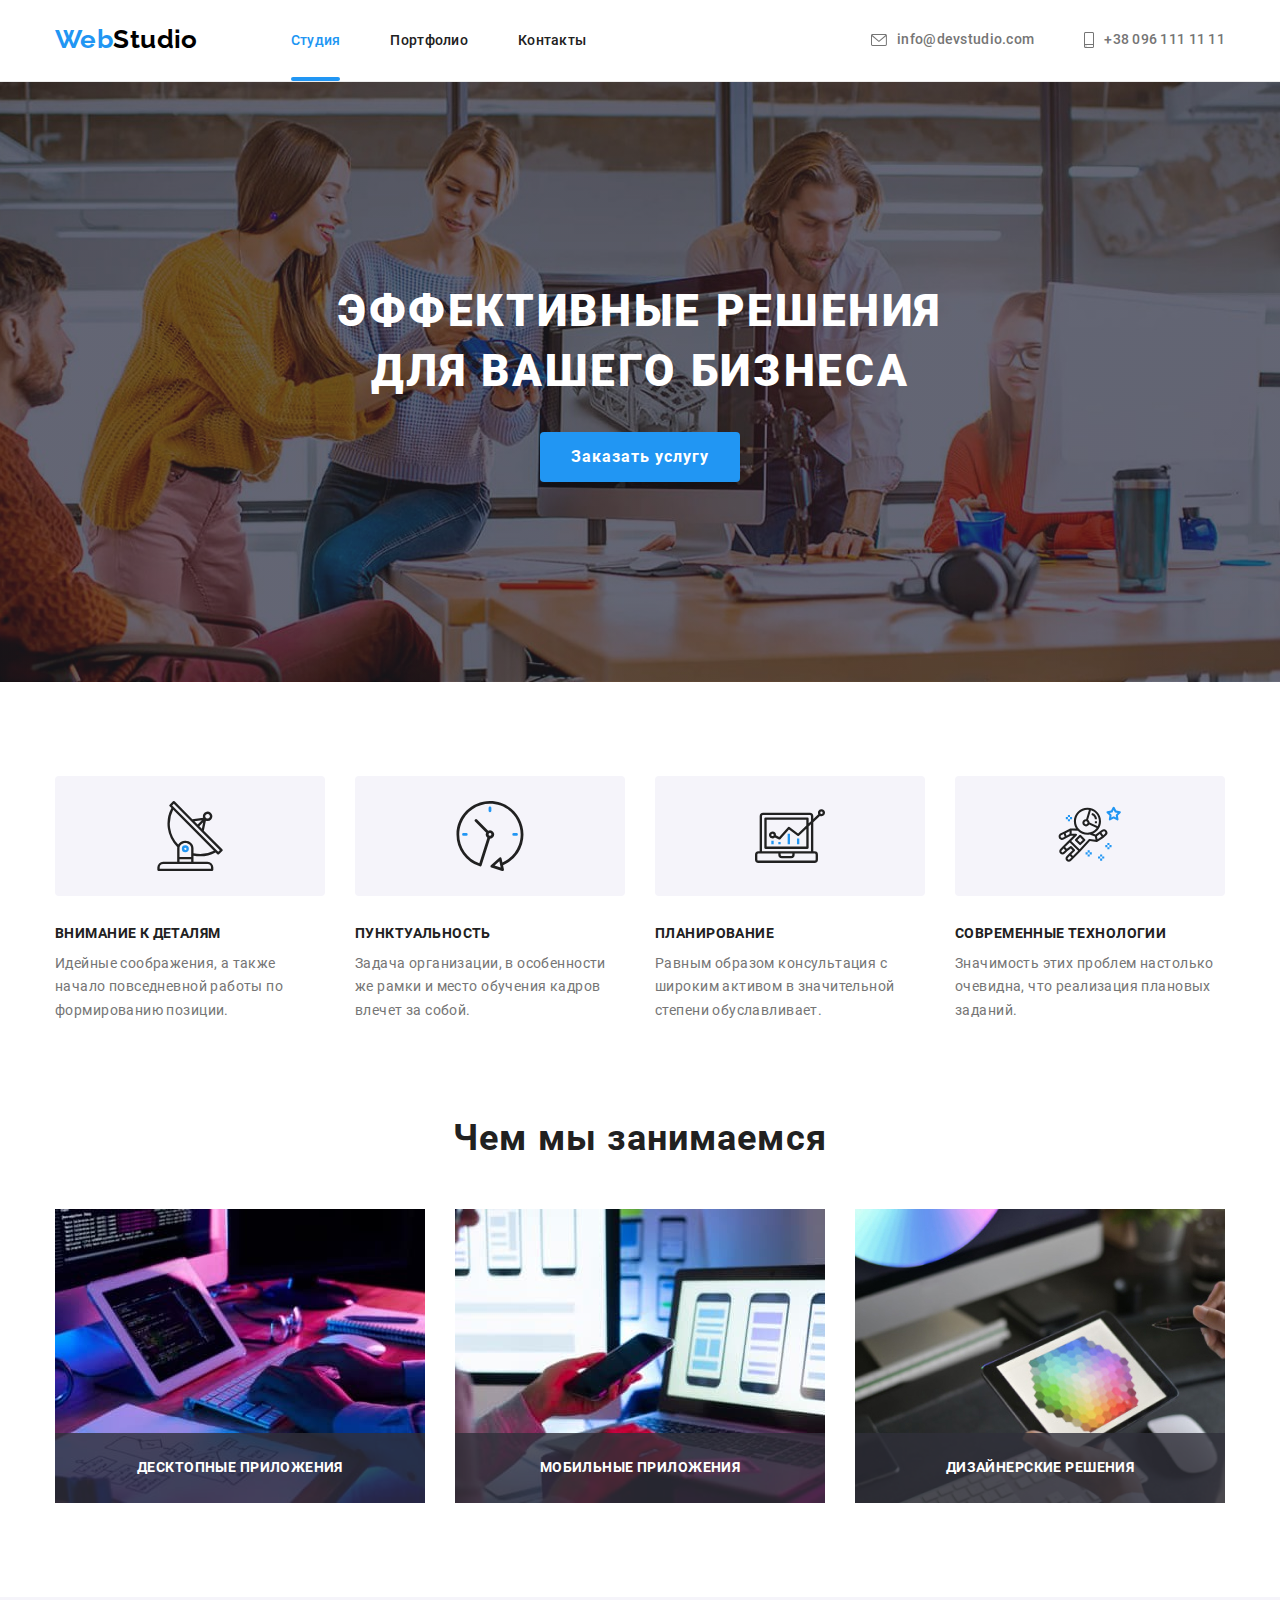
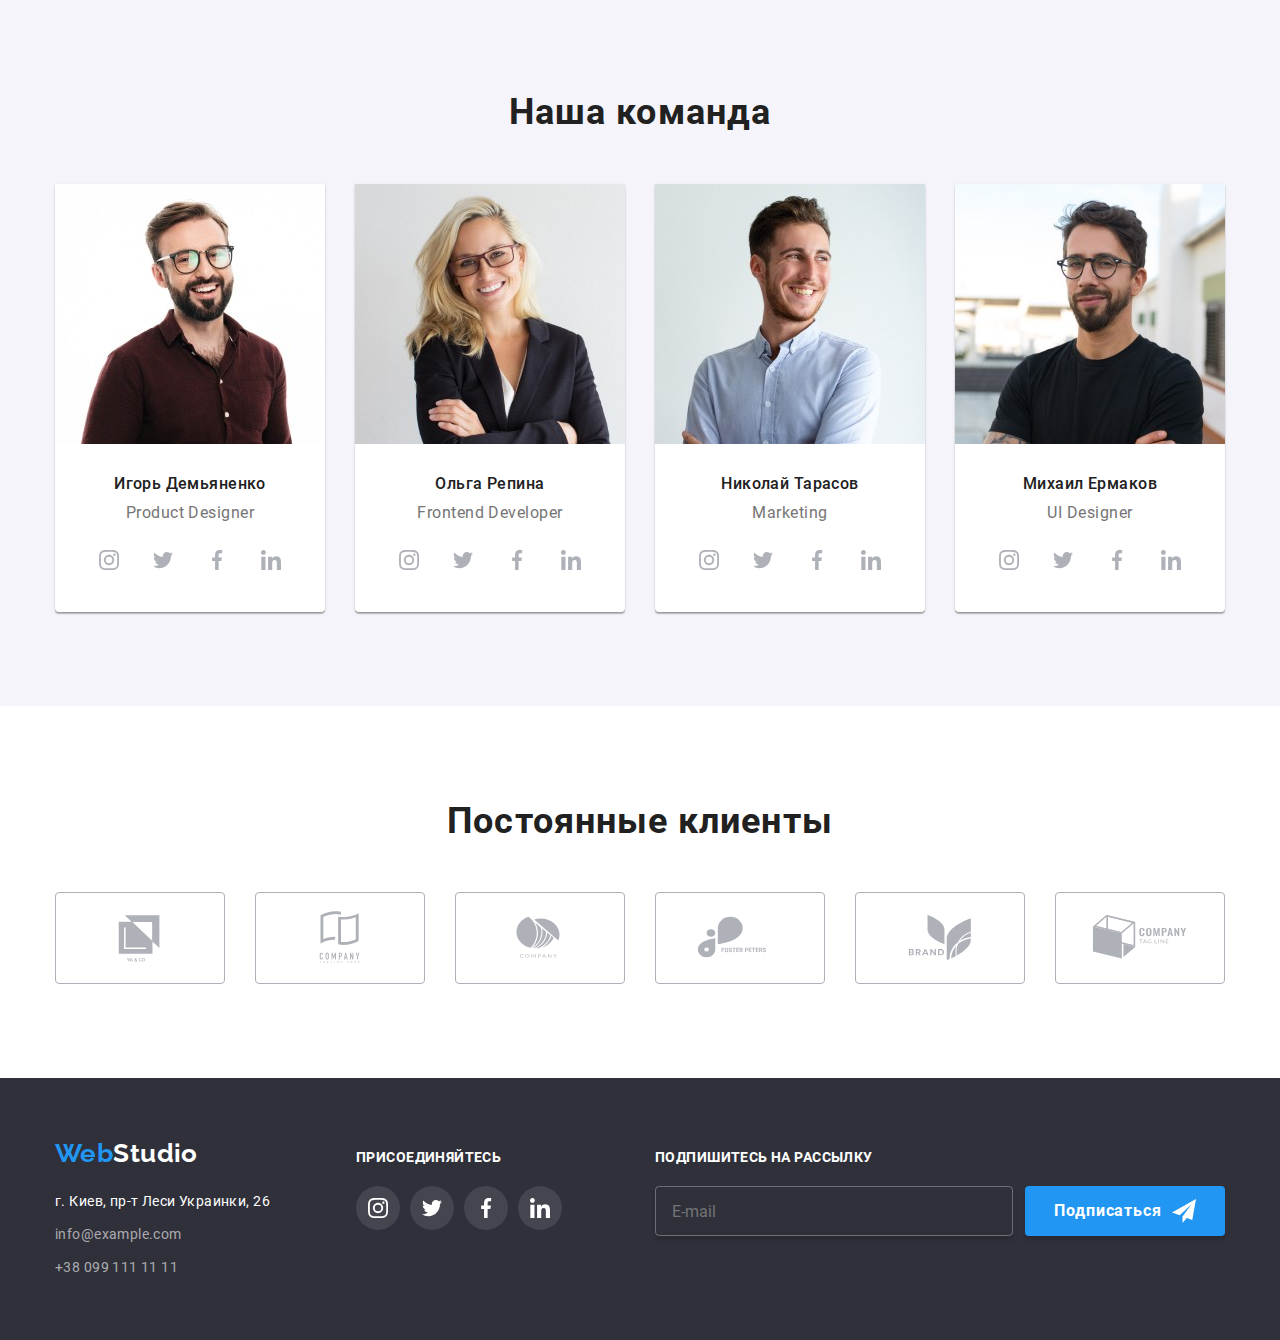
<file: index.html>
<!DOCTYPE html>
<html lang="ru">
  <head>
    <meta charset="UTF-8" />
    <meta http-equiv="X-UA-Compatible" content="IE=edge" />
    <meta name="viewport" content="width=device-width, initial-scale=1.0" />
    <title>Web studio</title>
    <meta
      name="Web studio"
      content="Веб студия специализирующаяся на создании сайтов"
    />
    <!-- <link rel="preconnect" href="https://fonts.googleapis.com" />
    <link rel="preconnect" href="https://fonts.gstatic.com" crossorigin />
    <link
      href="https://fonts.googleapis.com/css2?family=Raleway:wght@700&family=Roboto:wght@400;500;700;900&display=swap"
      rel="stylesheet"
    /> -->
    <!-- <link
      rel="stylesheet"
      href="https://cdnjs.cloudflare.com/ajax/libs/modern-normalize/1.1.0/modern-normalize.min.css"
    /> -->
    <link rel="stylesheet" href="./css/main.min.css" />
    <!-- <link rel="stylesheet" href="./css/styles.css" /> -->
  </head>
  <body data-open>
    <!--Head with navigation-->
    <header class="header">
      <div class="container header__container">
        <a class="logo logo--height link" href="./index.html"
          ><span class="logo__text">Web</span
          ><span class="logo__text logo__text--black">Studio</span></a
        >
        <nav class="nav">
          <ul class="nav__list nav__list--left list">
            <li class="nav__item nav__item--right">
              <a class="nav__link nav__link--current link" href="./index.html"
                >Студия</a
              >
            </li>
            <li class="nav__item nav__item--right">
              <a class="nav__link link" href="./portfolio.html">Портфолио</a>
            </li>
            <li class="nav__item nav__item--right">
              <a class="nav__link link" href="#contacts">Контакты</a>
            </li>
          </ul>
        </nav>
        <ul class="contacts contacts--left list">
          <li class="contact contact--right">
            <a class="contact__link link" href="mailto:info@devstudio.com">
              <svg class="contact__icon" width="16" height="12">
                <use href="./images/sprite/icons.svg#icon-envelope"></use>
              </svg>
              info@devstudio.com</a
            >
          </li>
          <li class="contact contact--right">
            <a class="contact__link link" href="tel:380961111111">
              <svg class="contact__icon" width="10" height="16">
                <use href="./images/sprite/icons.svg#icon-smartphone"></use>
              </svg>
              +38 096 111 11 11</a
            >
          </li>
        </ul>
        <div class="menu-container" id="menu-container" data-menu>
          <nav class="menu-container__nav">
            <ul class="menu-container__list menu-container__list--left list">
              <li class="menu-container__item menu-container__item--margin">
                <a
                  class="menu-container__link menu-container__link--current link"
                  href="./index.html"
                  >Студия</a
                >
              </li>
              <li class="menu-container__item menu-container__item--margin">
                <a class="menu-container__link link" href="./portfolio.html"
                  >Портфолио</a
                >
              </li>
              <li class="menu-container__item menu-container__item--margin">
                <a class="menu-container__link link" href="#contacts"
                  >Контакты</a
                >
              </li>
            </ul>
          </nav>
          <ul
            class="menu-container__contacts menu-container__contacts--margin list"
          >
            <li class="menu-container__contact menu-container__contact--margin">
              <a
                class="menu-container__contact-link link"
                href="mailto:info@devstudio.com"
              >
                info@devstudio.com</a
              >
            </li>
            <li class="menu-container__contact menu-container__contact--margin">
              <a
                class="menu-container__contact-link menu-container__contact-link--grey link"
                href="tel:380961111111"
              >
                +38 096 111 11 11</a
              >
            </li>
          </ul>
          <ul class="menu-container__contact-list list">
            <li
              class="menu-container__contact-item menu-container__item--margin"
            >
              <a class="menu-container__social-link link" href="">Twitter</a>
            </li>
            <li
              class="menu-container__contact-item menu-container__item--margin"
            >
              <a class="menu-container__social-link link" href="">Instagram</a>
            </li>
            <li
              class="menu-container__contact-item menu-container__item--margin"
            >
              <a class="menu-container__social-link link" href="">Facebook</a>
            </li>
            <li
              class="menu-container__contact-item menu-container__item--margin"
            >
              <a class="menu-container__social-link link" href="">LinkedIn</a>
            </li>
          </ul>
        </div>
        <button
          class="menu-btn"
          type="button"
          aria-expanded="false"
          aria-controls="menu-container"
          data-menu-button
        >
          <svg
            width="40"
            height="40"
            aria-label="Переключатель мобильного меню"
          >
            <use
              class="menu__close-icon"
              href="./images/sprite/icons.svg#close_mobile"
            ></use>
            <use
              class="menu__menu-icon"
              href="./images/sprite/icons.svg#menu_mobile"
            ></use>
          </svg>
        </button>
      </div>
    </header>

    <!--Main content-->
    <main>
      <!--Hero section-->
      <section class="hero">
        <div class="container">
          <h1 class="hero__heading">Эффективные решения для вашего бизнеса</h1>
          <button class="button" type="button" data-modal-open>
            Заказать услугу
          </button>
        </div>
      </section>

      <!--Benefits-->
      <section class="benefits section">
        <div class="container">
          <h2 class="benefits__title">Наши преимущества</h2>
          <ul class="benefits__list list">
            <li class="benefits__item benefits__item--left">
              <div class="benefits__thumb">
                <svg class="benefits__icon" width="70" height="70">
                  <use href="./images/sprite/icons.svg#icon-antenna"></use>
                </svg>
              </div>
              <h3 class="benefits__heading">Внимание к деталям</h3>
              <p class="benefits__text">
                Идейные соображения, а также начало повседневной работы по
                формированию позиции.
              </p>
            </li>
            <li class="benefits__item benefits__item--left">
              <div class="benefits__thumb">
                <svg class="benefits__icon" width="70" height="70">
                  <use href="./images/sprite/icons.svg#icon-clock"></use>
                </svg>
              </div>
              <h3 class="benefits__heading">Пунктуальность</h3>
              <p class="benefits__text">
                Задача организации, в особенности же рамки и место обучения
                кадров влечет за собой.
              </p>
            </li>
            <li class="benefits__item benefits__item--left">
              <div class="benefits__thumb">
                <svg class="benefits__icon" width="70" height="70">
                  <use href="./images/sprite/icons.svg#icon-diagram"></use>
                </svg>
              </div>
              <h3 class="benefits__heading">Планирование</h3>
              <p class="benefits__text">
                Равным образом консультация с широким активом в значительной
                степени обуславливает.
              </p>
            </li>
            <li class="benefits__item benefits__item--left">
              <div class="benefits__thumb">
                <svg class="benefits__icon" width="70" height="70">
                  <use href="./images/sprite/icons.svg#icon-astronaut"></use>
                </svg>
              </div>
              <h3 class="benefits__heading">Современные технологии</h3>
              <p class="benefits__text">
                Значимость этих проблем настолько очевидна, что реализация
                плановых заданий.
              </p>
            </li>
          </ul>
        </div>
      </section>

      <!--Kind of activity-->
      <section class="activity section">
        <div class="container">
          <h2 class="title">Чем мы занимаемся</h2>
          <ul class="activity__list list">
            <li class="activity__item activity__item--left">
              <img
                srcset="
                  ./images/worktype/box1-370.jpg 370w,
                  ./images/worktype/box1-740.jpg 740w
                "
                src="./images/worktype/box1-370.jpg"
                sizes="370px"
                alt="Рабочий процесс 1"
                width="370"
              />
              <p class="activity__text">Десктопные приложения</p>
            </li>
            <li class="activity__item activity__item--left">
              <img
                srcset="
                  ./images/worktype/box2-370.jpg 370w,
                  ./images/worktype/box2-740.jpg 740w
                "
                src="./images/worktype/box2-370.jpg"
                sizes="370px"
                alt="Рабочий процесс 2"
                width="370"
              />
              <p class="activity__text">Мобильные приложения</p>
            </li>
            <li class="activity__item activity__item--left">
              <img
                srcset="
                  ./images/worktype/box3-370.jpg 370w,
                  ./images/worktype/box3-740.jpg 740w
                "
                src="./images/worktype/box3-370.jpg"
                sizes="370px"
                alt="Рабочий процесс 3"
                width="370"
              />
              <p class="activity__text">Дизайнерские решения</p>
            </li>
          </ul>
        </div>
      </section>

      <!--Team-->
      <section class="team-section section">
        <div class="container">
          <h2 class="title">Наша команда</h2>
          <ul class="team-section__list list">
            <li class="team-section__item team-section__item--right">
              <img
                class="team-section__photo"
                srcset="
                  ./images/team-members/member1-270.jpg 270w,
                  ./images/team-tablet/member1-354.jpg  354w,
                  ./images/team-mobile/member1-450.jpg  450w,
                  ./images/team-members/member1-540.jpg 540w,
                  ./images/team-tablet/member1-708.jpg  708w,
                  ./images/team-mobile/member1-900.jpg  900w
                "
                sizes="(min-width:1200px) 270px, (min-width:768px) 354px, (min-width: 480px) 450px"
                src="./images/team-members/member1-270.jpg"
                alt="Игорь Демьяненко"
                width="270"
              />
              <h3 class="team-section__heading">Игорь Демьяненко</h3>
              <p class="team-section__text">Product Designer</p>
              <ul class="social-list social-list--center list">
                <li class="social-list__item social-list__item--left">
                  <a class="social-list__link social-list__link--grey" href="">
                    <svg class="social-list__icon" width="20" height="20">
                      <use
                        href="./images/sprite/icons.svg#icon-instagram"
                      ></use>
                    </svg>
                  </a>
                </li>
                <li class="social-list__item social-list__item--left">
                  <a class="social-list__link social-list__link--grey" href="">
                    <svg class="social-list__icon" width="20" height="20">
                      <use href="./images/sprite/icons.svg#icon-twitter"></use>
                    </svg>
                  </a>
                </li>
                <li class="social-list__item social-list__item--left">
                  <a class="social-list__link social-list__link--grey" href="">
                    <svg class="social-list__icon" width="20px" height="20px">
                      <use href="./images/sprite/icons.svg#icon-facebook"></use>
                    </svg>
                  </a>
                </li>
                <li class="social-list__item social-list__item--left">
                  <a class="social-list__link social-list__link--grey" href="">
                    <svg class="social-list__icon" width="20" height="20">
                      <use href="./images/sprite/icons.svg#icon-linkedin"></use>
                    </svg>
                  </a>
                </li>
              </ul>
            </li>
            <li class="team-section__item team-section__item--right">
              <img
                class="team-section__photo"
                srcset="
                  ./images/team-members/member2-270.jpg 270w,
                  ./images/team-tablet/member2-354.jpg  354w,
                  ./images/team-mobile/member2-450.jpg  450w,
                  ./images/team-members/member2-540.jpg 540w,
                  ./images/team-tablet/member2-708.jpg  708w,
                  ./images/team-mobile/member2-900.jpg  900w
                "
                sizes="(min-width:1200px) 270px, (min-width:768px) 354px, (min-width: 480px) 450px"
                src="./images/team-members/member1-270.jpg"
                alt="Игорь Демьяненко"
                width="270"
              />
              <h3 class="team-section__heading">Ольга Репина</h3>
              <p class="team-section__text">Frontend Developer</p>
              <ul class="social-list social-list--center list">
                <li class="social-list__item social-list__item--left">
                  <a class="social-list__link social-list__link--grey" href="">
                    <svg class="social-list__icon" width="20" height="20">
                      <use
                        href="./images/sprite/icons.svg#icon-instagram"
                      ></use>
                    </svg>
                  </a>
                </li>
                <li class="social-list__item social-list__item--left">
                  <a class="social-list__link social-list__link--grey" href="">
                    <svg class="social-list__icon" width="20" height="20">
                      <use href="./images/sprite/icons.svg#icon-twitter"></use>
                    </svg>
                  </a>
                </li>
                <li class="social-list__item social-list__item--left">
                  <a class="social-list__link social-list__link--grey" href="">
                    <svg class="social-list__icon" width="20px" height="20px">
                      <use href="./images/sprite/icons.svg#icon-facebook"></use>
                    </svg>
                  </a>
                </li>
                <li class="social-list__item social-list__item--left">
                  <a class="social-list__link social-list__link--grey" href="">
                    <svg class="social-list__icon" width="20" height="20">
                      <use href="./images/sprite/icons.svg#icon-linkedin"></use>
                    </svg>
                  </a>
                </li>
              </ul>
            </li>
            <li class="team-section__item team-section__item--right">
              <img
                class="team-section__photo"
                srcset="
                  ./images/team-members/member3-270.jpg 270w,
                  ./images/team-tablet/member3-354.jpg  354w,
                  ./images/team-mobile/member3-450.jpg  450w,
                  ./images/team-members/member3-540.jpg 540w,
                  ./images/team-tablet/member3-708.jpg  708w,
                  ./images/team-mobile/member3-900.jpg  900w
                "
                sizes="(min-width:1200px) 270px, (min-width:768px) 354px, (min-width: 480px) 450px"
                src="./images/team-members/member1-270.jpg"
                alt="Игорь Демьяненко"
                width="270"
              />
              <h3 class="team-section__heading">Николай Тарасов</h3>
              <p class="team-section__text">Marketing</p>
              <ul class="social-list social-list--center list">
                <li class="social-list__item social-list__item--left">
                  <a class="social-list__link social-list__link--grey" href="">
                    <svg class="social-list__icon" width="20" height="20">
                      <use
                        href="./images/sprite/icons.svg#icon-instagram"
                      ></use>
                    </svg>
                  </a>
                </li>
                <li class="social-list__item social-list__item--left">
                  <a class="social-list__link social-list__link--grey" href="">
                    <svg class="social-list__icon" width="20" height="20">
                      <use href="./images/sprite/icons.svg#icon-twitter"></use>
                    </svg>
                  </a>
                </li>
                <li class="social-list__item social-list__item--left">
                  <a class="social-list__link social-list__link--grey" href="">
                    <svg class="social-list__icon" width="20px" height="20px">
                      <use href="./images/sprite/icons.svg#icon-facebook"></use>
                    </svg>
                  </a>
                </li>
                <li class="social-list__item social-list__item--left">
                  <a class="social-list__link social-list__link--grey" href="">
                    <svg class="social-list__icon" width="20" height="20">
                      <use href="./images/sprite/icons.svg#icon-linkedin"></use>
                    </svg>
                  </a>
                </li>
              </ul>
            </li>
            <li class="team-section__item team-section__item--right">
              <img
                class="team-section__photo"
                srcset="
                  ./images/team-members/member4-270.jpg 270w,
                  ./images/team-tablet/member4-354.jpg  354w,
                  ./images/team-mobile/member4-450.jpg  450w,
                  ./images/team-members/member4-540.jpg 540w,
                  ./images/team-tablet/member4-708.jpg  708w,
                  ./images/team-mobile/member4-900.jpg  900w
                "
                sizes="(min-width:1200px) 270px, (min-width:768px) 354px, (min-width: 480px) 450px"
                src="./images/team-members/member1-270.jpg"
                alt="Игорь Демьяненко"
                width="270"
              />
              <h3 class="team-section__heading">Михаил Ермаков</h3>
              <p class="team-section__text">UI Designer</p>
              <ul class="social-list social-list--center list">
                <li class="social-list__item social-list__item--left">
                  <a class="social-list__link social-list__link--grey" href="">
                    <svg class="social-list__icon" width="20" height="20">
                      <use
                        href="./images/sprite/icons.svg#icon-instagram"
                      ></use>
                    </svg>
                  </a>
                </li>
                <li class="social-list__item social-list__item--left">
                  <a class="social-list__link social-list__link--grey" href="">
                    <svg class="social-list__icon" width="20" height="20">
                      <use href="./images/sprite/icons.svg#icon-twitter"></use>
                    </svg>
                  </a>
                </li>
                <li class="social-list__item social-list__item--left">
                  <a class="social-list__link social-list__link--grey" href="">
                    <svg class="social-list__icon" width="20px" height="20px">
                      <use href="./images/sprite/icons.svg#icon-facebook"></use>
                    </svg>
                  </a>
                </li>
                <li class="social-list__item social-list__item--left">
                  <a class="social-list__link social-list__link--grey" href="">
                    <svg class="social-list__icon" width="20" height="20">
                      <use href="./images/sprite/icons.svg#icon-linkedin"></use>
                    </svg>
                  </a>
                </li>
              </ul>
            </li>
          </ul>
        </div>
      </section>

      <section class="section">
        <div class="container">
          <h2 class="title">Постоянные клиенты</h2>
          <ul class="customers-list list">
            <li class="customers-list__item customers-list__item--right">
              <a class="customers-list__link" href="./index.html"
                ><svg class="customers-list__icon" width="106" height="60">
                  <use href="./images/sprite/icons.svg#icon-logo1"></use></svg
              ></a>
            </li>
            <li class="customers-list__item customers-list__item--right">
              <a class="customers-list__link" href="./index.html"
                ><svg class="customers-list__icon" width="106" height="60">
                  <use href="./images/sprite/icons.svg#icon-logo2"></use></svg
              ></a>
            </li>
            <li class="customers-list__item customers-list__item--right">
              <a class="customers-list__link" href="./index.html"
                ><svg class="customers-list__icon" width="106" height="60">
                  <use href="./images/sprite/icons.svg#icon-logo3"></use></svg
              ></a>
            </li>
            <li class="customers-list__item customers-list__item--right">
              <a class="customers-list__link" href="./index.html"
                ><svg class="customers-list__icon" width="106" height="60">
                  <use href="./images/sprite/icons.svg#icon-logo4"></use></svg
              ></a>
            </li>
            <li class="customers-list__item customers-list__item--right">
              <a class="customers-list__link" href="./index.html"
                ><svg class="customers-list__icon" width="106" height="60">
                  <use href="./images/sprite/icons.svg#icon-logo5"></use></svg
              ></a>
            </li>
            <li class="customers-list__item customers-list__item--right">
              <a class="customers-list__link" href="./index.html"
                ><svg class="customers-list__icon" width="106" height="60">
                  <use href="./images/sprite/icons.svg#icon-logo6"></use></svg
              ></a>
            </li>
          </ul>
        </div>
      </section>

      <!--Adress-->
      <footer class="footer">
        <div class="container footer__container">
          <div class="footer__adress-container">
            <div class="adress-container">
              <a class="logo logo--bottom link" href="" target="_blank"
                ><span class="logo__text">Web</span
                ><span class="logo__text logo__text--white">Studio</span></a
              >

              <address class="adress" id="contacts">
                <ul class="adress__list list">
                  <li class="adress__item adress__item--bottom">
                    <a
                      class="adress__link adress__link--white link"
                      href="https://goo.gl/maps/BnNHAbbFomZLCkPk6"
                      target="_blank"
                      rel="noreferrer noopener"
                    >
                      г. Киев, пр-т Леси Украинки, 26</a
                    >
                  </li>
                  <li class="adress__item adress__item--bottom">
                    <a
                      class="adress__link adress__link--transp link"
                      href="mailto:info@example.com"
                      >info@example.com</a
                    >
                  </li>
                  <li class="adress__item adress__item--bottom">
                    <a
                      class="adress__link adress__link--transp link"
                      href="tel:+380991111111"
                      >+38 099 111 11 11</a
                    >
                  </li>
                </ul>
              </address>
            </div>
            <div class="encourage-box">
              <p class="encourage-box__title">Присоединяйтесь</p>
              <ul class="social-list list">
                <li class="social-list__item social-list__item--left">
                  <a class="social-list__link social-list__link--white" href="">
                    <svg class="social-list__icon" width="20" height="20">
                      <use
                        href="./images/sprite/icons.svg#icon-instagram"
                      ></use>
                    </svg>
                  </a>
                </li>
                <li class="social-list__item social-list__item--left">
                  <a class="social-list__link social-list__link--white" href="">
                    <svg class="social-list__icon" width="20" height="20">
                      <use href="./images/sprite/icons.svg#icon-twitter"></use>
                    </svg>
                  </a>
                </li>
                <li class="social-list__item social-list__item--left">
                  <a class="social-list__link social-list__link--white" href="">
                    <svg class="social-list__icon" width="20px" height="20px">
                      <use href="./images/sprite/icons.svg#icon-facebook"></use>
                    </svg>
                  </a>
                </li>
                <li class="social-list__item social-list__item--left">
                  <a class="social-list__link social-list__link--white" href="">
                    <svg class="social-list__icon" width="20" height="20">
                      <use href="./images/sprite/icons.svg#icon-linkedin"></use>
                    </svg>
                  </a>
                </li>
              </ul>
            </div>
          </div>
          <form class="subscribe-form">
            <div class="subscribe-form__thumb">
              <label class="subscribe-form__label" for="subscribe"
                >Подпишитесь на рассылку</label
              >
              <input
                class="subscribe-form__input"
                type="email"
                name="mail"
                id="subscribe"
                placeholder="E-mail"
                autocomplete="on"
              />
            </div>
            <button class="button subscribe-form__button" type="submit">
              Подписаться
              <svg class="subscribe-form__icon" width="24" height="24">
                <use href="./images/sprite/icons.svg#icon-send"></use>
              </svg>
            </button>
          </form>
        </div>
      </footer>
    </main>
    <div class="backdrop is-hidden" data-modal>
      <div class="modal">
        <form class="modal__form">
          <div
            class="modal__form-field"
            role="group"
            aria-labelledby="modal-form-label"
          >
            <p class="modal__label" id="modal-form-label">
              Оставьте свои данные, мы вам перезвоним
            </p>
            <label class="modal-cont">
              <span class="modal-cont__label">Имя</span>
              <span class="modal-cont__thumb">
                <input
                  class="modal-cont__input"
                  type="text"
                  name="enter-name"
                />
                <svg class="modal-cont__icon" width="18" height="18">
                  <use href="./images/sprite/icons.svg#icon-person-black"></use>
                </svg>
              </span>
            </label>
            <label class="modal-cont">
              <span class="modal-cont__label">Телефон</span>
              <span class="modal-cont__thumb">
                <input class="modal-cont__input" type="tel" name="enter-name" />
                <svg class="modal-cont__icon" width="18" height="18">
                  <use href="./images/sprite/icons.svg#icon-phone-black"></use>
                </svg>
              </span>
            </label>
            <label class="modal-cont">
              <span class="modal-cont__label">Почта</span>
              <span class="modal-cont__thumb">
                <input
                  class="modal-cont__input"
                  type="email"
                  name="enter-name"
                />
                <svg class="modal-cont__icon" width="18" height="18">
                  <use href="./images/sprite/icons.svg#icon-email-black"></use>
                </svg>
              </span>
            </label>
            <div class="modal-cont modal-cont--bottom">
              <label class="modal-cont__label" for="comment">Комментарий</label>
              <textarea
                class="modal-cont__textarea"
                name="comment"
                cols="30"
                rows="10"
                placeholder="Введите текст"
                id="comment"
              ></textarea>
            </div>
            <label class="modal-check">
              <input
                class="modal-check__checkbox"
                type="checkbox"
                name="agreement"
                value="agree"
              />
              <span class="modal-check__icon"></span>
              <span class="modal-check__text"
                >Соглашаюсь с рассылкой и принимаю
                <a class="modal-check__agreement" href="./index.html">
                  Условия договора</a
                ></span
              >
            </label>
            <button class="button backdrop__button" type="submit">
              Отправить
            </button>
          </div>
        </form>
        <button class="modal__close-btn" data-modal-close>
          <svg class="modal__close-icon" width="11" height="11">
            <use href="./images/sprite/icons.svg#icon-cancel"></use>
          </svg>
        </button>
      </div>
    </div>
    <script src="./modal.js"></script>
    <script src="./menu.js"></script>
  </body>
</html>
</file>
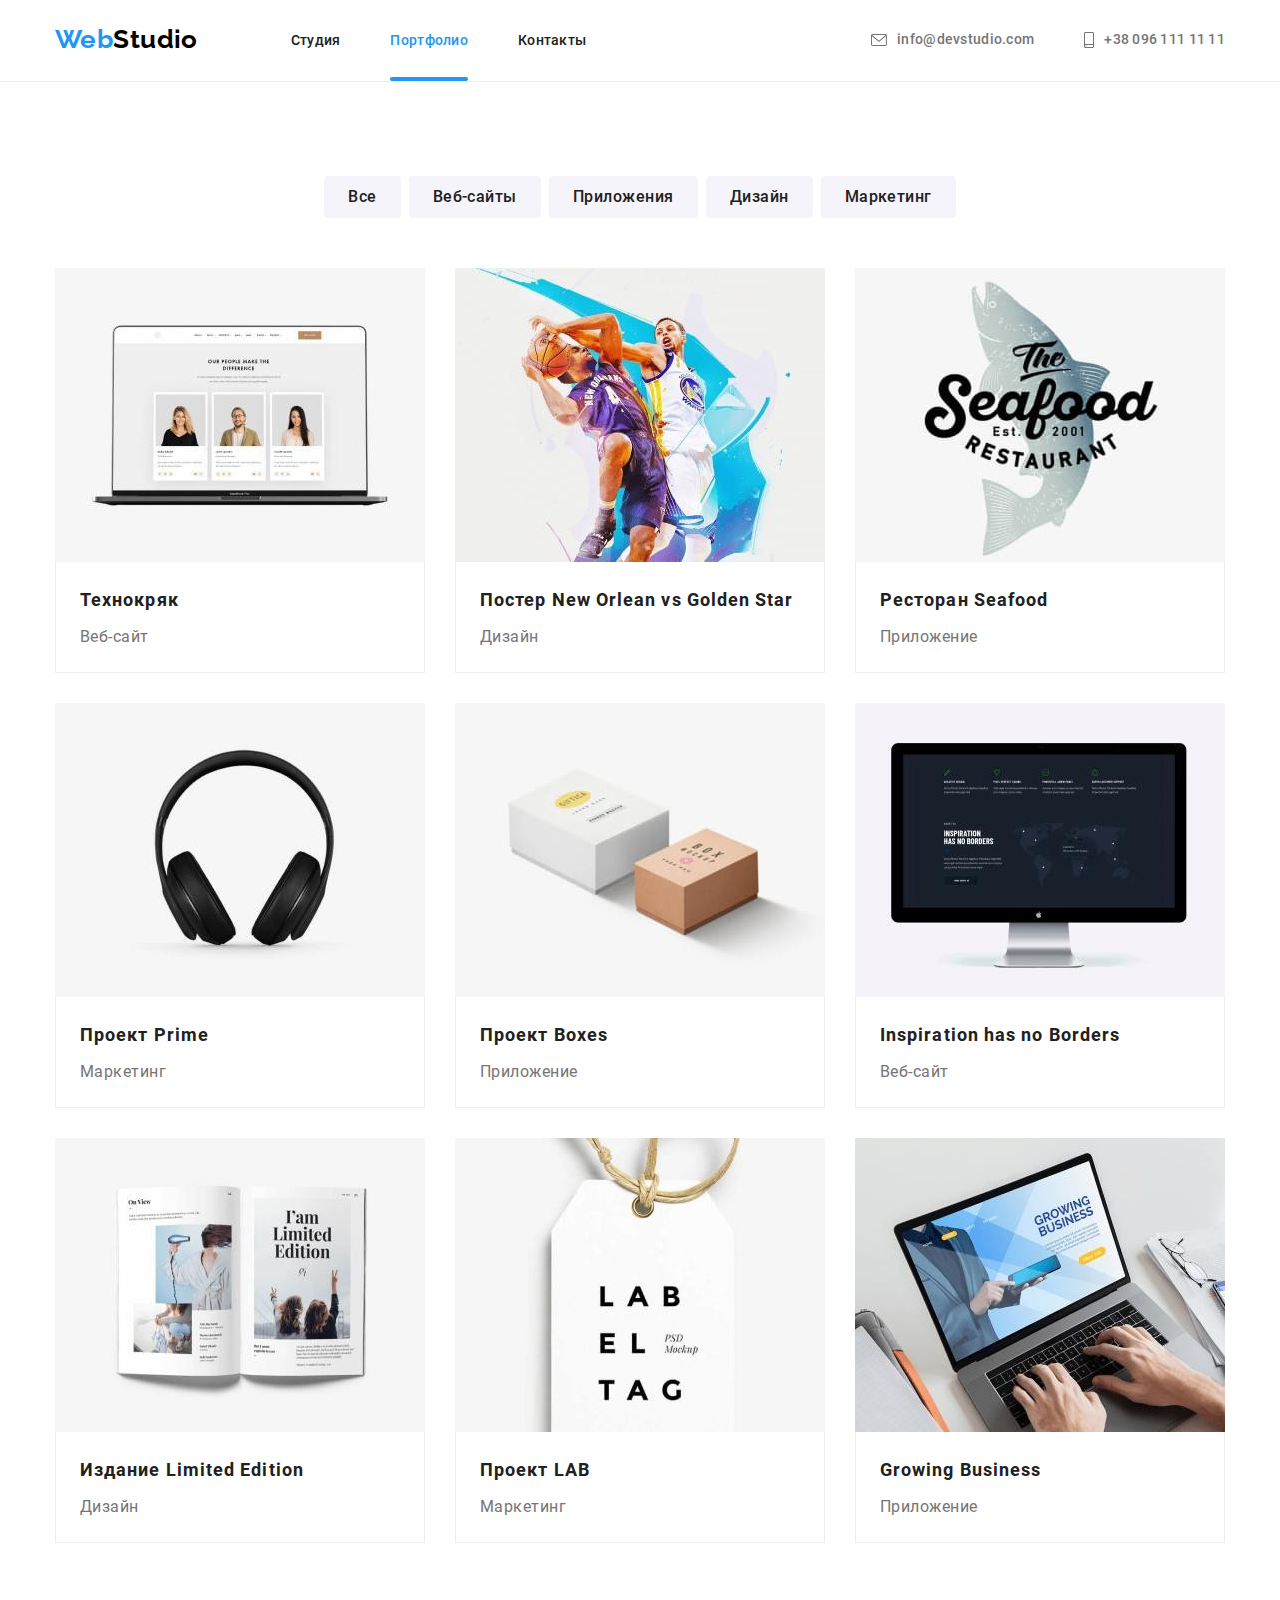
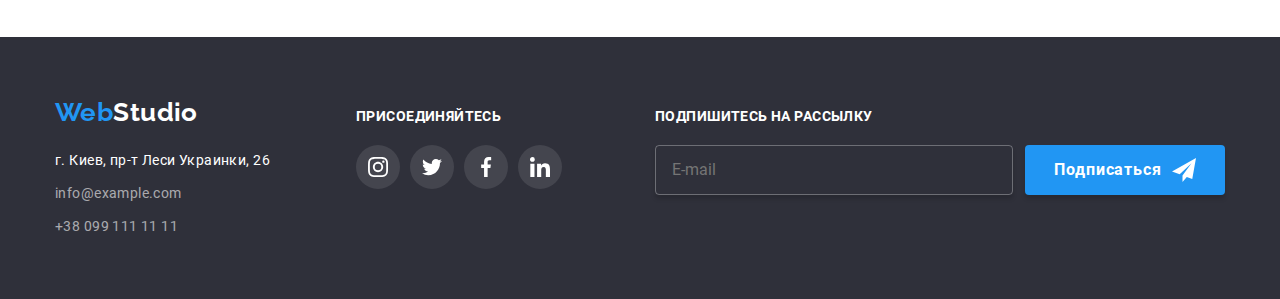
<file: portfolio.html>
<!DOCTYPE html>
<html lang="ru">
  <head>
    <meta charset="UTF-8" />
    <meta http-equiv="X-UA-Compatible" content="IE=edge" />
    <meta name="viewport" content="width=device-width, initial-scale=1.0" />
    <title>Web studio</title>
    <meta
      name="Web studio"
      content="Веб студия специализирующаяся на создании сайтов"
    />
    <!-- <link rel="preconnect" href="https://fonts.googleapis.com" />
    <link rel="preconnect" href="https://fonts.gstatic.com" crossorigin />
    <link
      href="https://fonts.googleapis.com/css2?family=Raleway:wght@700&family=Roboto:wght@400;500;700;900&display=swap"
      rel="stylesheet"
    />  -->
    <!-- <link
      rel="stylesheet"
      href="https://cdnjs.cloudflare.com/ajax/libs/modern-normalize/1.1.0/modern-normalize.min.css"
    /> -->
    <link rel="stylesheet" href="./css/main.min.css" />
    <!-- <link rel="stylesheet" href="./css/styles.css" /> -->
  </head>
  <body data-open>
    <!--Head with navigation-->
    <header class="header">
      <div class="container header__container">
        <a class="logo logo--height link" href="./index.html"
          ><span class="logo__text">Web</span
          ><span class="logo__text logo__text--black">Studio</span></a
        >
        <nav class="nav">
          <ul class="nav__list nav__list--left list">
            <li class="nav__item nav__item--right">
              <a class="nav__link link" href="./index.html">Студия</a>
            </li>
            <li class="nav__item nav__item--right">
              <a
                class="nav__link nav__link--current link"
                href="./portfolio.html"
                >Портфолио</a
              >
            </li>
            <li class="nav__item nav__item--right">
              <a class="nav__link link" href="#contacts">Контакты</a>
            </li>
          </ul>
        </nav>
        <ul class="contacts contacts--left list">
          <li class="contact contact--right">
            <a class="contact__link link" href="mailto:info@devstudio.com">
              <svg class="contact__icon" width="16" height="12">
                <use href="./images/sprite/icons.svg#icon-envelope"></use>
              </svg>
              info@devstudio.com</a
            >
          </li>
          <li class="contact contact--right">
            <a class="contact__link link" href="tel:380961111111">
              <svg class="contact__icon" width="10" height="16">
                <use href="./images/sprite/icons.svg#icon-smartphone"></use>
              </svg>
              +38 096 111 11 11</a
            >
          </li>
        </ul>
        <div class="menu-container" id="menu-container" data-menu>
          <nav class="menu-container__nav">
            <ul class="menu-container__list menu-container__list--left list">
              <li class="menu-container__item menu-container__item--margin">
                <a class="menu-container__link link" href="./index.html"
                  >Студия</a
                >
              </li>
              <li class="menu-container__item menu-container__item--margin">
                <a
                  class="menu-container__link menu-container__link--current link"
                  href="./portfolio.html"
                  >Портфолио</a
                >
              </li>
              <li class="menu-container__item menu-container__item--margin">
                <a class="menu-container__link link" href="#contacts"
                  >Контакты</a
                >
              </li>
            </ul>
          </nav>
          <ul
            class="menu-container__contacts menu-container__contacts--margin list"
          >
            <li class="menu-container__contact menu-container__contact--margin">
              <a
                class="menu-container__contact-link link"
                href="mailto:info@devstudio.com"
              >
                info@devstudio.com</a
              >
            </li>
            <li class="menu-container__contact menu-container__contact--margin">
              <a
                class="menu-container__contact-link menu-container__contact-link--grey link"
                href="tel:380961111111"
              >
                +38 096 111 11 11</a
              >
            </li>
          </ul>
          <ul class="menu-container__contact-list list">
            <li
              class="menu-container__contact-item menu-container__item--margin"
            >
              <a class="menu-container__social-link link" href="">Twitter</a>
            </li>
            <li
              class="menu-container__contact-item menu-container__item--margin"
            >
              <a class="menu-container__social-link link" href="">Instagram</a>
            </li>
            <li
              class="menu-container__contact-item menu-container__item--margin"
            >
              <a class="menu-container__social-link link" href="">Facebook</a>
            </li>
            <li
              class="menu-container__contact-item menu-container__item--margin"
            >
              <a class="menu-container__social-link link" href="">LinkedIn</a>
            </li>
          </ul>
        </div>
        <button
          class="menu-btn"
          type="button"
          aria-expanded="false"
          aria-controls="menu-container"
          data-menu-button
        >
          <svg
            width="40"
            height="40"
            aria-label="Переключатель мобильного меню"
          >
            <use
              class="menu__close-icon"
              href="./images/sprite/icons.svg#close_mobile"
            ></use>
            <use
              class="menu__menu-icon"
              href="./images/sprite/icons.svg#menu_mobile"
            ></use>
          </svg>
        </button>
      </div>
    </header>
    <main>
      <!-- Portfolio section -->
      <section class="section">
        <div class="container">
          <h1 class="section__header">Портфолио</h1>
          <ul class="radio list">
            <li class="radio__item">
              <button class="radio__button" type="button">Все</button>
            </li>
            <li class="radio__item">
              <button class="radio__button" type="button">Веб-сайты</button>
            </li>
            <li class="radio__item">
              <button class="radio__button" type="button">Приложения</button>
            </li>
            <li class="radio__item">
              <button class="radio__button" type="button">Дизайн</button>
            </li>
            <li class="radio__item">
              <button class="radio__button" type="button">Маркетинг</button>
            </li>
          </ul>
          <ul class="card-set list">
            <li class="card-set__item">
              <a class="card link" href="">
                <div class="card__thumb">
                  <picture>
                    <source
                      srcset="
                        ./images/portfolio-examples/teckno-370.jpg 370w,
                        ./images/portfolio-examples/teckno-740.jpg 740w
                      "
                      sizes="(min-width: 1200px) 370px"
                      media="(min-width: 1200px)"
                      type="image/jpeg"
                    />
                    <source
                      srcset="
                        ./images/portfolio-tablet/teckno-354.jpg 354w,
                        ./images/portfolio-tablet/teckno-708.jpg 708w
                      "
                      sizes="(min-width: 768px) 354px"
                      media="(min-width: 768px)"
                      type="image/jpeg"
                    />
                    <source
                      srcset="
                        ./images/portfolio-mobile/teckno-450.jpg 450w,
                        ./images/portfolio-mobile/teckno-900.jpg 900w
                      "
                      sizes="(min-width: 480px) 450px"
                      media="(max-width: 767px)"
                      type="image/jpeg"
                    />
                    <img
                      src="./images/portfolio-examples/teckno-370.jpg"
                      alt="Технокряк"
                      width="370"
                    />
                  </picture>
                  <p class="overlay">
                    Ресурс предлагает комплексные предложения с разным уровнем
                    функционала и сервисов. Все это позволит посетителю получить
                    исчерпывающие сведения о компании или частном лице.
                  </p>
                </div>
                <div class="card__desc">
                  <h2 class="card__title">Технокряк</h2>
                  <p class="card__text">Веб-сайт</p>
                </div>
              </a>
            </li>
            <li class="card-set__item">
              <a class="card link" href=""
                ><div class="card__thumb">
                  <picture>
                    <source
                      srcset="
                        ./images/portfolio-examples/poster-370.jpg 370w,
                        ./images/portfolio-examples/poster-740.jpg 740w
                      "
                      sizes="(min-width: 1200px) 370px"
                      media="(min-width: 1200px)"
                      type="image/jpeg"
                    />
                    <source
                      srcset="
                        ./images/portfolio-tablet/poster-354.jpg 354w,
                        ./images/portfolio-tablet/poster-708.jpg 708w
                      "
                      sizes="(min-width: 768px) 354px"
                      media="(min-width: 768px)"
                      type="image/jpeg"
                    />
                    <source
                      srcset="
                        ./images/portfolio-mobile/poster-450.jpg 450w,
                        ./images/portfolio-mobile/poster-900.jpg 900w
                      "
                      sizes="(min-width: 480px) 450px"
                      media="(max-width: 767px)"
                      type="image/jpeg"
                    />
                    <img
                      src="./images/portfolio-examples/poster-370.jpg"
                      alt="Технокряк"
                      width="370"
                    />
                  </picture>
                  <p class="overlay">
                    Ресурс предлагает комплексные предложения с разным уровнем
                    функционала и сервисов. Все это позволит посетителю получить
                    исчерпывающие сведения о компании или частном лице.
                  </p>
                </div>
                <div class="card__desc">
                  <h2 class="card__title">Постер New Orlean vs Golden Star</h2>
                  <p class="card__text">Дизайн</p>
                </div></a
              >
            </li>
            <li class="card-set__item">
              <a class="card link" href=""
                ><div class="card__thumb">
                  <picture>
                    <source
                      srcset="
                        ./images/portfolio-examples/project_3-370.jpg 370w,
                        ./images/portfolio-examples/project_3-740.jpg 740w
                      "
                      sizes="(min-width: 1200px) 370px"
                      media="(min-width: 1200px)"
                      type="image/jpeg"
                    />
                    <source
                      srcset="
                        ./images/portfolio-tablet/project_3-354.jpg 354w,
                        ./images/portfolio-tablet/project_3-708.jpg 708w
                      "
                      sizes="(min-width: 768px) 354px"
                      media="(min-width: 768px)"
                      type="image/jpeg"
                    />
                    <source
                      srcset="
                        ./images/portfolio-mobile/project_3-450.jpg 450w,
                        ./images/portfolio-mobile/project_3-900.jpg 900w
                      "
                      sizes="(min-width: 480px) 450px"
                      media="(max-width: 767px)"
                      type="image/jpeg"
                    />
                    <img
                      src="./images/portfolio-examples/project_3-370.jpg"
                      alt="Технокряк"
                      width="370"
                    />
                  </picture>
                  <p class="overlay">
                    Ресурс предлагает комплексные предложения с разным уровнем
                    функционала и сервисов. Все это позволит посетителю получить
                    исчерпывающие сведения о компании или частном лице.
                  </p>
                </div>
                <div class="card__desc">
                  <h2 class="card__title">Ресторан Seafood</h2>
                  <p class="card__text">Приложение</p>
                </div></a
              >
            </li>
            <li class="card-set__item">
              <a class="card link" href="">
                <div class="card__thumb">
                  <picture>
                    <source
                      srcset="
                        ./images/portfolio-examples/prime-370.jpg 370w,
                        ./images/portfolio-examples/prime-740.jpg 740w
                      "
                      sizes="(min-width: 1200px) 370px"
                      media="(min-width: 1200px)"
                      type="image/jpeg"
                    />
                    <source
                      srcset="
                        ./images/portfolio-tablet/prime-354.jpg 354w,
                        ./images/portfolio-tablet/prime-708.jpg 708w
                      "
                      sizes="(min-width: 768px) 354px"
                      media="(min-width: 768px)"
                      type="image/jpeg"
                    />
                    <source
                      srcset="
                        ./images/portfolio-mobile/prime-450.jpg 450w,
                        ./images/portfolio-mobile/prime-900.jpg 900w
                      "
                      sizes="(min-width: 480px) 450px"
                      media="(max-width: 767px)"
                      type="image/jpeg"
                    />
                    <img
                      src="./images/portfolio-examples/prime-370.jpg"
                      alt="Технокряк"
                      width="370"
                    />
                  </picture>
                  <p class="overlay">
                    Ресурс предлагает комплексные предложения с разным уровнем
                    функционала и сервисов. Все это позволит посетителю получить
                    исчерпывающие сведения о компании или частном лице.
                  </p>
                </div>
                <div class="card__desc">
                  <h2 class="card__title">Проект Prime</h2>
                  <p class="card__text">Маркетинг</p>
                </div></a
              >
            </li>
            <li class="card-set__item">
              <a class="card link" href="">
                <div class="card__thumb">
                  <picture>
                    <source
                      srcset="
                        ./images/portfolio-examples/project_5-370.jpg 370w,
                        ./images/portfolio-examples/project_5-740.jpg 740w
                      "
                      sizes="(min-width: 1200px) 370px"
                      media="(min-width: 1200px)"
                      type="image/jpeg"
                    />
                    <source
                      srcset="
                        ./images/portfolio-tablet/project_5-354.jpg 354w,
                        ./images/portfolio-tablet/project_5-708.jpg 708w
                      "
                      sizes="(min-width: 768px) 354px"
                      media="(min-width: 768px)"
                      type="image/jpeg"
                    />
                    <source
                      srcset="
                        ./images/portfolio-mobile/project_5-450.jpg 450w,
                        ./images/portfolio-mobile/project_5-900.jpg 900w
                      "
                      sizes="(min-width: 480px) 450px"
                      media="(max-width: 767px)"
                      type="image/jpeg"
                    />
                    <img
                      src="./images/portfolio-examples/project_5-370.jpg"
                      alt="Технокряк"
                      width="370"
                    />
                  </picture>
                  <p class="overlay">
                    Ресурс предлагает комплексные предложения с разным уровнем
                    функционала и сервисов. Все это позволит посетителю получить
                    исчерпывающие сведения о компании или частном лице.
                  </p>
                </div>
                <div class="card__desc">
                  <h2 class="card__title">Проект Boxes</h2>
                  <p class="card__text">Приложение</p>
                </div></a
              >
            </li>
            <li class="card-set__item">
              <a class="card link" href="">
                <div class="card__thumb">
                  <picture>
                    <source
                      srcset="
                        ./images/portfolio-examples/inspiration-370.jpg 370w,
                        ./images/portfolio-examples/inspiration-740.jpg 740w
                      "
                      sizes="(min-width: 1200px) 370px"
                      media="(min-width: 1200px)"
                      type="image/jpeg"
                    />
                    <source
                      srcset="
                        ./images/portfolio-tablet/inspiration-354.jpg 354w,
                        ./images/portfolio-tablet/inspiration-708.jpg 708w
                      "
                      sizes="(min-width: 768px) 354px"
                      media="(min-width: 768px)"
                      type="image/jpeg"
                    />
                    <source
                      srcset="
                        ./images/portfolio-mobile/inspiration-450.jpg 450w,
                        ./images/portfolio-mobile/inspiration-900.jpg 900w
                      "
                      sizes="(min-width: 480px) 450px"
                      media="(max-width: 767px)"
                      type="image/jpeg"
                    />
                    <img
                      src="./images/portfolio-examples/inspiration-370.jpg"
                      alt="Технокряк"
                      width="370"
                    />
                  </picture>
                  <p class="overlay">
                    Ресурс предлагает комплексные предложения с разным уровнем
                    функционала и сервисов. Все это позволит посетителю получить
                    исчерпывающие сведения о компании или частном лице.
                  </p>
                </div>
                <div class="card__desc">
                  <h2 class="card__title">Inspiration has no Borders</h2>
                  <p class="card__text">Веб-сайт</p>
                </div></a
              >
            </li>
            <li class="card-set__item">
              <a class="card link" href="">
                <div class="card__thumb">
                  <picture>
                    <source
                      srcset="
                        ./images/portfolio-examples/limited-edition-370.jpg 370w,
                        ./images/portfolio-examples/limited-edition-740.jpg 740w
                      "
                      sizes="(min-width: 1200px) 370px"
                      media="(min-width: 1200px)"
                      type="image/jpeg"
                    />
                    <source
                      srcset="
                        ./images/portfolio-tablet/limited-edition-354.jpg 354w,
                        ./images/portfolio-tablet/limited-edition-708.jpg 708w
                      "
                      sizes="(min-width: 768px) 354px"
                      media="(min-width: 768px)"
                      type="image/jpeg"
                    />
                    <source
                      srcset="
                        ./images/portfolio-mobile/limited-edition-450.jpg 450w,
                        ./images/portfolio-mobile/limited-edition-900.jpg 900w
                      "
                      sizes="(min-width: 480px) 450px"
                      media="(max-width: 767px)"
                      type="image/jpeg"
                    />
                    <img
                      src="./images/portfolio-examples/limited-edition-370.jpg"
                      alt="Технокряк"
                      width="370"
                    />
                  </picture>
                  <p class="overlay">
                    Ресурс предлагает комплексные предложения с разным уровнем
                    функционала и сервисов. Все это позволит посетителю получить
                    исчерпывающие сведения о компании или частном лице.
                  </p>
                </div>
                <div class="card__desc">
                  <h2 class="card__title">Издание Limited Edition</h2>
                  <p class="card__text">Дизайн</p>
                </div></a
              >
            </li>
            <li class="card-set__item">
              <a class="card link" href="">
                <div class="card__thumb">
                  <picture>
                    <source
                      srcset="
                        ./images/portfolio-examples/lab-370.jpg 370w,
                        ./images/portfolio-examples/lab-740.jpg 740w
                      "
                      sizes="(min-width: 1200px) 370px"
                      media="(min-width: 1200px)"
                      type="image/jpeg"
                    />
                    <source
                      srcset="
                        ./images/portfolio-tablet/lab-354.jpg 354w,
                        ./images/portfolio-tablet/lab-708.jpg 708w
                      "
                      sizes="(min-width: 768px) 354px"
                      media="(min-width: 768px)"
                      type="image/jpeg"
                    />
                    <source
                      srcset="
                        ./images/portfolio-mobile/lab-450.jpg 450w,
                        ./images/portfolio-mobile/lab-900.jpg 900w
                      "
                      sizes="(min-width: 480px) 450px"
                      media="(max-width: 767px)"
                      type="image/jpeg"
                    />
                    <img
                      src="./images/portfolio-examples/lab-370.jpg"
                      alt="Технокряк"
                      width="370"
                    />
                  </picture>
                  <p class="overlay">
                    Ресурс предлагает комплексные предложения с разным уровнем
                    функционала и сервисов. Все это позволит посетителю получить
                    исчерпывающие сведения о компании или частном лице.
                  </p>
                </div>
                <div class="card__desc">
                  <h2 class="card__title">Проект LAB</h2>
                  <p class="card__text">Маркетинг</p>
                </div>
              </a>
            </li>
            <li class="card-set__item">
              <a class="card link" href="">
                <div class="card__thumb">
                  <picture>
                    <source
                      srcset="
                        ./images/portfolio-examples/business-370.jpg 370w,
                        ./images/portfolio-examples/business-740.jpg 740w
                      "
                      sizes="(min-width: 1200px) 370px"
                      media="(min-width: 1200px)"
                      type="image/jpeg"
                    />
                    <source
                      srcset="
                        ./images/portfolio-tablet/business-354.jpg 354w,
                        ./images/portfolio-tablet/business-708.jpg 708w
                      "
                      sizes="(min-width: 768px) 354px"
                      media="(min-width: 768px)"
                      type="image/jpeg"
                    />
                    <source
                      srcset="
                        ./images/portfolio-mobile/business-450.jpg 450w,
                        ./images/portfolio-mobile/business-900.jpg 900w
                      "
                      sizes="(min-width: 480px) 450px"
                      media="(max-width: 767px)"
                      type="image/jpeg"
                    />
                    <img
                      src="./images/portfolio-examples/business-370.jpg"
                      alt="Технокряк"
                      width="370"
                    />
                  </picture>
                  <p class="overlay">
                    Ресурс предлагает комплексные предложения с разным уровнем
                    функционала и сервисов. Все это позволит посетителю получить
                    исчерпывающие сведения о компании или частном лице.
                  </p>
                </div>
                <div class="card__desc">
                  <h2 class="card__title">Growing Business</h2>
                  <p class="card__text">Приложение</p>
                </div>
              </a>
            </li>
          </ul>
        </div>
      </section>
      <!-- Adress -->
      <footer class="footer">
        <div class="container footer__container">
          <div class="footer__adress-container">
            <div class="adress-container">
              <a class="logo logo--bottom link" href="" target="_blank"
                ><span class="logo__text">Web</span
                ><span class="logo__text logo__text--white">Studio</span></a
              >

              <address class="adress" id="contacts">
                <ul class="adress__list list">
                  <li class="adress__item adress__item--bottom">
                    <a
                      class="adress__link adress__link--white link"
                      href="https://goo.gl/maps/BnNHAbbFomZLCkPk6"
                      target="_blank"
                      rel="noreferrer noopener"
                    >
                      г. Киев, пр-т Леси Украинки, 26</a
                    >
                  </li>
                  <li class="adress__item adress__item--bottom">
                    <a
                      class="adress__link adress__link--transp link"
                      href="mailto:info@example.com"
                      >info@example.com</a
                    >
                  </li>
                  <li class="adress__item adress__item--bottom">
                    <a
                      class="adress__link adress__link--transp link"
                      href="tel:+380991111111"
                      >+38 099 111 11 11</a
                    >
                  </li>
                </ul>
              </address>
            </div>
            <div class="encourage-box">
              <p class="encourage-box__title">Присоединяйтесь</p>
              <ul class="social-list list">
                <li class="social-list__item social-list__item--left">
                  <a class="social-list__link social-list__link--white" href="">
                    <svg class="social-list__icon" width="20" height="20">
                      <use
                        href="./images/sprite/icons.svg#icon-instagram"
                      ></use>
                    </svg>
                  </a>
                </li>
                <li class="social-list__item social-list__item--left">
                  <a class="social-list__link social-list__link--white" href="">
                    <svg class="social-list__icon" width="20" height="20">
                      <use href="./images/sprite/icons.svg#icon-twitter"></use>
                    </svg>
                  </a>
                </li>
                <li class="social-list__item social-list__item--left">
                  <a class="social-list__link social-list__link--white" href="">
                    <svg class="social-list__icon" width="20px" height="20px">
                      <use href="./images/sprite/icons.svg#icon-facebook"></use>
                    </svg>
                  </a>
                </li>
                <li class="social-list__item social-list__item--left">
                  <a class="social-list__link social-list__link--white" href="">
                    <svg class="social-list__icon" width="20" height="20">
                      <use href="./images/sprite/icons.svg#icon-linkedin"></use>
                    </svg>
                  </a>
                </li>
              </ul>
            </div>
          </div>
          <form class="subscribe-form">
            <div class="subscribe-form__thumb">
              <label class="subscribe-form__label" for="subscribe"
                >Подпишитесь на рассылку</label
              >
              <input
                class="subscribe-form__input"
                type="email"
                name="mail"
                id="subscribe"
                placeholder="E-mail"
                autocomplete="on"
              />
            </div>
            <button class="button subscribe-form__button" type="submit">
              Подписаться
              <svg class="subscribe-form__icon" width="24" height="24">
                <use href="./images/sprite/icons.svg#icon-send"></use>
              </svg>
            </button>
          </form>
        </div>
      </footer>
    </main>
    <script src="./menu.js"></script>
    <script src="./modal.js"></script>
  </body>
</html>
</file>
<file: css/styles.css>
/* :root {
  --main-text-color: #757575;
  --secondary-text-color: #212121;
  --logo-part-color: #2196f3;
  --main-color: #ffffff;
  --bcnd-col: #f5f4fa;
  --main-font: "Roboto";
  --secondary-font: "Raleway";
  --main-font-weight: 400;
}

h1,
h2,
h3,
p {
  margin: 0;
}

body {
  font-family: var(--main-font), sans-serif;
  font-size: 14px;
  line-height: 1.71;
  letter-spacing: 0.03em;
  font-weight: var(--main-font-weight);
  color: var(--main-text-color);
  background-color: var(--main-color);
}

img {
  display: block;
  width: 100%;
  height: auto;
}

.list {
  list-style: none;
  margin: 0;
  padding-left: 0;
}

.section {
  padding-top: 94px;
  padding-bottom: 94px;
}

.container {
  padding: 0 15px;
  width: 1200px;
  margin-left: auto;
  margin-right: auto;
} */

/* .link {
  transition-property: color;
  transition-duration: 250ms;
  transition-timing-function: cubic-bezier(0.4, 0, 0.2, 1);
} */

/* Список навігації + пошта та номер */

/* .header {
  border-bottom: 1px solid #ececec;
}

.header__container {
  display: flex;
  align-items: center;
}

.nav {
  display: flex;
  align-items: center;
}

.logo--height {
  padding-top: 24px;
  padding-bottom: 25px;
}

.logo__text {
  font-family: var(--secondary-font), sans-serif;
  font-weight: 700;
  font-size: 26px;
  line-height: 1.2;
  color: var(--logo-part-color);
}

.logo__text--black {
  color: #000000;
}

.logo__text--white {
  color: var(--main-color);
}

.nav__list,
.contacts {
  display: flex;
}

.nav__list--left {
  margin-left: 93px;
}

.nav__item--right:not(:last-child),
.contact--right:not(:last-child) {
  margin-right: 50px;
}

.contacts--left {
  margin-left: auto;
}

.nav__link,
.contact__link {
  padding-top: 32px;
  padding-bottom: 32px;

  font-weight: 500;
  line-height: 1.14;
  letter-spacing: 0.02em;
  color: var(--secondary-text-color);
}

.contact__link {
  display: flex;
  align-items: center;
  color: var(--main-text-color);
  fill: var(--main-text-color);
}

.contact__icon {
  fill: currentColor;
  margin-right: 10px;
} */

/* Блок-герой */
/* 
.hero {
  text-align: center;
  background-color: #c4c4c4;
  background-image: linear-gradient(
      rgba(47, 48, 58, 0.4),
      rgba(47, 48, 58, 0.4)
    ),
    url(../images/hero/Img.jpg);
  background-repeat: no-repeat;
  background-position: center;
  background-size: 1600px;

  padding-top: 200px;
  padding-bottom: 200px;
}

.hero__heading {
  display: inline-block;
  width: 696px;

  font-family: var(--main-font), sans-serif;
  font-weight: 900;
  font-size: 44px;
  line-height: 1.36;
  text-align: center;
  letter-spacing: 0.06em;
  text-transform: uppercase;
  color: var(--main-color);
  margin-bottom: 30px;
}

.button {
  display: block;
  width: 200px;
  height: 50px;
  margin-left: auto;
  margin-right: auto;

  font-weight: 700;
  font-size: 16px;
  line-height: 1.88;
  text-align: center;
  letter-spacing: 0.06em;

  background-color: var(--logo-part-color);
  color: var(--main-color);
  cursor: pointer;
  box-shadow: 0px 4px 4px rgba(0, 0, 0, 0.15);
  border-radius: 4px;
  border-color: transparent;

  transition-property: background-color;
  transition-duration: 250ms;
  transition-timing-function: cubic-bezier(0.4, 0, 0.2, 1);
}

.button:hover,
.button:focus {
  background-color: #188ce8;
} */
/* 
.backdrop {
  position: fixed;
  top: 0;
  left: 0;
  width: 100%;
  height: 100%;
  z-index: 2;

  background-color: rgba(0, 0, 0, 0.2);

  opacity: 1;
  visibility: visible;
  transition-property: opacity, visibility;
  transition-duration: 250ms;
  transition-timing-function: cubic-bezier(0.4, 0, 0.2, 1);
}

.is-hidden {
  opacity: 0;
  visibility: hidden;
  pointer-events: none;
}

.backdrop.is-hidden .modal {
  transform: translate(-50%, -50%) scale(0.9);
}

.modal {
  position: absolute;
  top: 50%;
  left: 50%;

  width: 528px;
  height: 581px;

  background-color: var(--main-color);
  box-shadow: 0px 1px 3px rgba(0, 0, 0, 0.12), 0px 1px 1px rgba(0, 0, 0, 0.14),
    0px 2px 1px rgba(0, 0, 0, 0.2);
  border-radius: 4px;

  transform: translate(-50%, -50%) scale(1);
  transition-property: transform;
  transition-duration: 250ms;
  transition-timing-function: cubic-bezier(0.4, 0, 0.2, 1);
}

.modal__form-field {
  display: flex;
  flex-direction: column;

  padding: 40px;
}

.modal__label {
  font-weight: 700;
  font-size: 20px;
  line-height: 1.15;
  text-align: center;
  color: var(--secondary-text-color);

  margin-bottom: 12px;
}

.modal-cont {
  display: block;
  margin-bottom: 10px;
}

.modal-cont--bottom {
  margin-bottom: 20px;
}

.modal-cont__label {
  display: block;

  font-size: 12px;
  line-height: 1.17;
  letter-spacing: 0.01em;

  margin-bottom: 4px;
}

.modal-cont__thumb {
  display: block;
  position: relative;
}

.modal-cont__input {
  width: 100%;
  height: 40px;
  padding-left: 42px;
  padding-right: 12px;
  border-radius: 4px;
  border: 1px solid;
  border-color: rgba(33, 33, 33, 0.2);
  outline: transparent;

  transition-property: border-color;
  transition-duration: 250ms;
  transition-timing-function: cubic-bezier(0.4, 0, 0.2, 1);
}

.modal-cont__input:focus + .modal-cont__icon,
.modal-cont__input:focus,
.modal-cont__textarea:focus {
  fill: var(--logo-part-color);
  border-color: var(--logo-part-color);
}

.modal-cont__icon {
  display: block;
  position: absolute;

  fill: #212121;

  top: 50%;
  left: 12px;
  transform: translateY(-50%);

  transition-property: fill;
  transition-duration: 250ms;
  transition-timing-function: cubic-bezier(0.4, 0, 0.2, 1);
}

.modal-cont__textarea {
  width: 100%;
  height: 120px;
  padding: 12px 16px;
  resize: none;
  border: 1px solid;
  border-color: rgba(33, 33, 33, 0.2);
  border-radius: 4px;
  outline: transparent;

  transition-property: border-color;
  transition-duration: 250ms;
  transition-timing-function: cubic-bezier(0.4, 0, 0.2, 1);
}

.modal-cont__textarea::placeholder {
  font-size: 12px;
  line-height: 1.17;
  letter-spacing: 0.01em;
  color: rgba(117, 117, 117, 0.5);

  transition: font-size, line-height;
  transition-duration: 250ms;
  transition-timing-function: cubic-bezier(0.4, 0, 0.2, 1);
}

.modal-cont__textarea:focus::placeholder {
  font-size: 14px;
  line-height: 1.14;
}

.modal-check {
  display: flex;
  align-items: center;
  justify-content: center;
  cursor: pointer;
}

.modal-check__checkbox:checked + .modal-check__icon {
  background-image: url("data:image/svg+xml;charset=utf8,%3Csvg width='16' height='15' fill='none' xmlns='http://www.w3.org/2000/svg'%3E%3Cpath d='m3.957 7.752-.069-.066-.069.065-.888.842-.076.072.076.073 3.496 3.334.069.066.069-.066 7.504-7.158.076-.073-.076-.072-.882-.841-.069-.066-.069.066-6.553 6.246-2.539-2.422Z' fill='%23fff' stroke='%23fff' stroke-width='.2'/%3E%3C/svg%3E");
  background-color: var(--logo-part-color);
  background-size: contain;
  background-origin: border-box;
  border-color: transparent;
}

.modal-check__icon {
  display: inline-block;
  width: 16px;
  height: 15px;
  margin-right: 7px;

  border: 2px solid var(--secondary-text-color);
  border-radius: 2px;
  background-color: var(--main-color);

  transition-property: background-color, border-color;
  transition-duration: 250ms;
  transition-timing-function: cubic-bezier(0.4, 0, 0.2, 1);
}

.modal-check__agreement {
  text-decoration-line: underline;
  color: var(--logo-part-color);

  transition-property: color;
  transition-duration: 250ms;
  transition-timing-function: cubic-bezier(0.4, 0, 0.2, 1);
}

.modal-check__agreement:hover {
  color: #188ce8;
}

.modal__close-btn {
  position: absolute;
  top: 8px;
  right: 8px;

  display: flex;
  justify-content: center;
  align-items: center;
  cursor: pointer;

  width: 30px;
  height: 30px;

  border: 1px solid rgba(0, 0, 0, 0.1);
  border-radius: 50%;
  background-color: var(--main-color);
  color: #000000;

  padding: 0;

  transition-property: color, background-color;
  transition-duration: 250ms;
  transition-timing-function: cubic-bezier(0.4, 0, 0.2, 1);
}

.modal__close-icon {
  fill: currentColor;
  display: block;
}

.modal__close-btn:hover {
  color: var(--logo-part-color);
}

.backdrop__button {
  margin-top: 30px;
}



.visually-hidden,
.modal-check__checkbox {
  position: absolute;
  width: 1px;
  height: 1px;
  margin: -1px;
  border: 0;
  padding: 0;
  white-space: nowrap;
  clip-path: inset(100%);
  clip: rect(0 0 0 0);
  overflow: hidden;
} */
/* 
.benefits__list {
  display: flex;
}

.benefits__item {
  width: 270px;
}

.benefits__item--left:not(:first-child) {
  margin-left: 30px;
}

.benefits__thumb {
  display: flex;
  justify-content: center;
  align-items: center;
  background: #f5f4fa;
  border-radius: 4px;

  height: 120px;
  margin-bottom: 30px;
}

.benefits__icon {
  display: block;
}

.benefits__heading {
  font-size: 14px;
  line-height: 1.14;
  text-transform: uppercase;
  color: var(--secondary-text-color);
  margin-bottom: 10px;
} */

/* Чим ми займаємось? */
/* 
.activity {
  padding-top: 0;
}

.title {
  font-size: 36px;
  line-height: 1.17;
  text-align: center;
  letter-spacing: 0.03em;
  color: var(--secondary-text-color);
  margin-bottom: 50px;
}

.activity__list {
  display: flex;
}

.activity__item {
  position: relative;

  z-index: 1;
}

.activity__item--left:not(:first-child) {
  margin-left: 30px;
}

.activity__text {
  display: flex;
  align-items: center;
  justify-content: center;

  position: absolute;
  bottom: 0;
  height: 70px;
  width: 100%;

  font-weight: 700;
  line-height: 1.14;
  text-align: center;
  text-transform: uppercase;
  color: var(--main-color);
  background-color: rgba(47, 48, 58, 0.8);
} */

/* Команда */

/* .team-section {
  background-color: var(--bcnd-col);
}

.team-section__list {
  display: flex;
}

.team-section__item {
  background-color: var(--main-color);
  text-align: center;
  box-shadow: 0px 1px 3px rgba(0, 0, 0, 0.12), 0px 1px 1px rgba(0, 0, 0, 0.14),
    0px 2px 1px rgba(0, 0, 0, 0.2);
  border-bottom-left-radius: 4px;
  border-bottom-right-radius: 4px;
}

.team-section__item--right:not(:first-child) {
  margin-left: 30px;
}

.team-section__photo {
  margin-bottom: 30px;
}

.team-section__heading {
  font-weight: 500;
  font-size: 16px;
  line-height: 1.2;
  color: var(--secondary-text-color);
  margin-bottom: 10px;
}

.team-section__text {
  font-size: 16px;
  line-height: 1.2;
  letter-spacing: 0.03em;
  color: var(--main-text-color);
  margin-bottom: 16px;
} */
/* 
.social-list {
  display: flex;
}

.social-list--center {
  justify-content: center;
  align-items: center;
  margin-bottom: 30px;
}

.social-list__item {
  width: 44px;
  height: 44px;
}

.social-list__item--left:not(:first-child) {
  margin-left: 10px;
}

.social-list__link {
  display: flex;
  justify-content: center;
  align-items: center;

  width: 100%;
  height: 100%;
  border-radius: 50%;

  transition-property: color, background-color;
  transition-duration: 250ms;
  transition-timing-function: cubic-bezier(0.4, 0, 0.2, 1);
}

.social-list__link--grey {
    color: #afb1b8;
}

.social-list__link--grey:hover,
.social-list__link--grey:focus {
  color: var(--main-color);
  background-color: var(--logo-part-color);
}

.social-list__icon {
  fill: currentColor;
} */

/* Постійні клієнти */
/* 
.customers-list {
  display: flex;
  justify-content: center;
}

.customers-list__item {
  width: 170px;
  height: 92px;
}

.customers-list__item--right:not(:last-child) {
  margin-right: 30px;
}

.customers-list__link {
  display: flex;
  justify-content: center;
  align-items: center;

  width: 100%;
  height: 100%;
  border: 1px solid #afb1b8;
  border-radius: 4px;
  color: #afb1b8;

  transition-property: color, border-color;
  transition-duration: 250ms;
  transition-timing-function: cubic-bezier(0.4, 0, 0.2, 1);
}

.customers-list__link:hover,
.customers-list__link:focus {
  color: var(--logo-part-color);
  border-color: var(--logo-part-color);
}

.customers-list__icon {
  display: block;
  fill: currentColor;
} */

/* Адреса та контакти (футер) */

/* .footer {
  background-color: #2f303a;
  padding-top: 60px;
  padding-bottom: 60px;
}

.footer__container {
  display: flex;
  align-items: baseline;
}

.adress {
  width: 231px;
} */

/* .logo--bottom {
  display: block;
  margin-bottom: 20px;
} */

/* .adress__item--bottom:not(:last-child) {
  margin-bottom: 9px;
}

.adress__link {
  font-style: normal;
}

.adress__link--white {
  color: var(--main-color);
}

.adress__link--transp {
  color: rgba(255, 255, 255, 0.6);
} */

/* Секція заохочення */


/* .encourage-box {
  margin-left: 70px;
}

.encourage-box__title {
  font-weight: 700;
  line-height: 1.14;
  text-transform: uppercase;
  color: var(--main-color);
  margin-bottom: 20px;
} */

/* .social-list__link--white {
  background-color: rgba(255, 255, 255, 0.1);
  color: var(--main-color);
}

.social-list__link--white:hover,
.social-list__link--white:active {
  background-color: var(--logo-part-color);
} */
/* 
.subscribe-form {
  display: flex;

  margin-left: auto;
}

.subscribe-form__thumb {
  display: flex;
  flex-direction: column;

  margin-right: 12px;
}

.subscribe-form__label {
  font-weight: 700;
  line-height: 1.14;
  text-transform: uppercase;
  color: var(--main-color);

  margin-bottom: 20px;
  cursor: pointer;
}

.subscribe-form__input {
  align-items: center;

  color: rgba(255, 255, 255, 0.6);
  font-size: 16px;
  line-height: 1.25;

  height: 50px;
  width: 358px;
  padding-top: 15px;
  padding-bottom: 15px;
  padding-left: 16px;

  border: 1px solid rgba(255, 255, 255, 0.3);
  border-radius: 4px;
  box-shadow: 0px 4px 4px rgba(0, 0, 0, 0.15);
  background-color: transparent;
}

.subscribe-form__input:not(:placeholder-shown) {
  color: #ffffff;
}

.subscribe-form__button {
  display: flex;
  align-items: center;
  justify-content: center;

  align-self: flex-end;

  fill: #ffffff;
}

.subscribe-form__icon {
  margin-left: 10px;
} */


/* Поточна сторінка */
/* 
.nav__link--current {
  color: var(--logo-part-color);
  position: relative;
}

.nav__link--current::after {
  display: inline-block;
  position: absolute;
  content: "";

  width: 100%;
  height: 4px;
  bottom: -1px;
  left: 0;
  background-color: var(--logo-part-color);
  border-radius: 2px;
} */

/* Стилізація Portfolio */
/* 
.radio {
  display: flex;
  justify-content: center;
  align-items: center;
  margin-bottom: 50px;
}

.radio__item:not(:first-child) {
  margin-left: 8px;
}

.radio__button {
  padding: 6px 22px;

  font-family: var(--main-font), sans-serif;
  font-weight: 500;
  font-size: 16px;
  line-height: 1.62;
  text-align: center;
  letter-spacing: 0.03em;
  color: var(--secondary-text-color);
  cursor: pointer;
  background-color: var(--bcnd-col);
  border-radius: 4px;
  border-color: transparent;

  transition-property: color, background-color, box-shadow;
  transition-duration: 250ms;
  transition-timing-function: cubic-bezier(0.4, 0, 0.2, 1);
}

.radio__button:hover,
.radio__button:focus {
  color: var(--main-color);
  background-color: var(--logo-part-color);
  box-shadow: 0px 3px 1px rgba(0, 0, 0, 0.1), 0px 1px 2px rgba(0, 0, 0, 0.08),
    0px 2px 2px rgba(0, 0, 0, 0.12);
} */

/* .card-set {
  display: flex;
  flex-wrap: wrap;
  justify-content: center;
  align-items: center;
}

.card-set__item {
  background-color: var(--main-color);
  flex-basis: calc((100% - 60px) / 3);
  margin-right: 30px;
  margin-bottom: 30px;
}

.card-set__item:nth-child(3n) {
  margin-right: 0;
}

.card-set__item:nth-last-child(-n + 3) {
  margin-bottom: 0;
}

.card {
  display: block;

  transition-property: box-shadow;
  transition-duration: 250ms;
  transition-timing-function: cubic-bezier(0.4, 0, 0.2, 1);
}

.card:hover,
.card:focus {
  box-shadow: 0px 1px 1px rgba(0, 0, 0, 0.12), 0px 4px 4px rgba(0, 0, 0, 0.06),
    1px 4px 6px rgba(0, 0, 0, 0.16);
}

.card__thumb {
  position: relative;
  overflow: hidden;
} */

/* .overlay {
  position: absolute;
  top: 0;
  left: 0;

  font-size: 18px;
  line-height: 1.56;
  color: var(--main-color);
  background-color: rgba(33, 150, 243, 0.9);

  width: 100%;
  padding: 63px 24px;

  transition-property: transform;
  transition-duration: 250ms;
  transition-timing-function: cubic-bezier(0.4, 0, 0.2, 1);
  transform: translateY(100%);
} */
/* 
.card:hover .overlay,
.card:focus .overlay {
  transform: translateY(0);
}

.card__desc {
  padding: 20px 24px;
  border-left: 1px solid #eeeeee;
  border-right: 1px solid #eeeeee;
  border-bottom: 1px solid #eeeeee;
  width: 370px;
}

.card__title {
  font-size: 18px;
  line-height: 2;
  letter-spacing: 0.06em;
  color: var(--secondary-text-color);
  margin-bottom: 4px;
}

.card__text {
  font-family: var(--main-font), sans-serif;
  font-size: 16px;
  line-height: 1.88;
  letter-spacing: 0.03em;
  color: var(--main-text-color);
} */

/* Властивості hover та focus на всі посилання*/

/* .link:hover,
.link:focus {
  color: var(--logo-part-color);
} */
</file>
<file: css/main.min.css>
/*! modern-normalize v1.1.0 | MIT License | https://github.com/sindresorhus/modern-normalize */*,::before,::after{-webkit-box-sizing:border-box;box-sizing:border-box}html{line-height:1.15;-webkit-text-size-adjust:100%;-moz-tab-size:4;-o-tab-size:4;tab-size:4}body{margin:0;font-family:system-ui,-apple-system,"Segoe UI",Roboto,Helvetica,Arial,sans-serif,"Apple Color Emoji","Segoe UI Emoji"}hr{height:0;color:inherit}abbr[title]{-webkit-text-decoration:underline dotted;text-decoration:underline dotted}b,strong{font-weight:bolder}code,kbd,samp,pre{font-family:ui-monospace,SFMono-Regular,Consolas,"Liberation Mono",Menlo,monospace;font-size:1em}small{font-size:80%}sub,sup{font-size:75%;line-height:0;position:relative;vertical-align:baseline}sub{bottom:-0.25em}sup{top:-0.5em}table{text-indent:0;border-color:inherit}button,input,optgroup,select,textarea{font-family:inherit;font-size:100%;line-height:1.15;margin:0}button,select{text-transform:none}button,[type=button],[type=reset],[type=submit]{-webkit-appearance:button}::-moz-focus-inner{border-style:none;padding:0}:-moz-focusring{outline:1px dotted ButtonText}:-moz-ui-invalid{box-shadow:none}legend{padding:0}progress{vertical-align:baseline}::-webkit-inner-spin-button,::-webkit-outer-spin-button{height:auto}[type=search]{-webkit-appearance:textfield;outline-offset:-2px}::-webkit-search-decoration{-webkit-appearance:none}::-webkit-file-upload-button{-webkit-appearance:button;font:inherit}summary{display:list-item}@font-face{font-family:"Roboto";font-style:normal;font-weight:400;src:url("../fonts/roboto-v30-latin-ext_latin_cyrillic-ext_cyrillic-regular.eot");src:local(""),url("../fonts/roboto-v30-latin-ext_latin_cyrillic-ext_cyrillic-regular.eot?#iefix") format("embedded-opentype"),url("../fonts/roboto-v30-latin-ext_latin_cyrillic-ext_cyrillic-regular.woff2") format("woff2"),url("../fonts/roboto-v30-latin-ext_latin_cyrillic-ext_cyrillic-regular.woff") format("woff"),url("../fonts/roboto-v30-latin-ext_latin_cyrillic-ext_cyrillic-regular.ttf") format("truetype"),url("../fonts/roboto-v30-latin-ext_latin_cyrillic-ext_cyrillic-regular.svg#Roboto") format("svg")}@font-face{font-family:"Roboto";font-style:normal;font-weight:500;src:url("../fonts/roboto-v30-latin-ext_latin_cyrillic-ext_cyrillic-500.eot");src:local(""),url("../fonts/roboto-v30-latin-ext_latin_cyrillic-ext_cyrillic-500.eot?#iefix") format("embedded-opentype"),url("../fonts/roboto-v30-latin-ext_latin_cyrillic-ext_cyrillic-500.woff2") format("woff2"),url("../fonts/roboto-v30-latin-ext_latin_cyrillic-ext_cyrillic-500.woff") format("woff"),url("../fonts/roboto-v30-latin-ext_latin_cyrillic-ext_cyrillic-500.ttf") format("truetype"),url("../fonts/roboto-v30-latin-ext_latin_cyrillic-ext_cyrillic-500.svg#Roboto") format("svg")}@font-face{font-family:"Roboto";font-style:normal;font-weight:700;src:url("../fonts/roboto-v30-latin-ext_latin_cyrillic-ext_cyrillic-700.eot");src:local(""),url("../fonts/roboto-v30-latin-ext_latin_cyrillic-ext_cyrillic-700.eot?#iefix") format("embedded-opentype"),url("../fonts/roboto-v30-latin-ext_latin_cyrillic-ext_cyrillic-700.woff2") format("woff2"),url("../fonts/roboto-v30-latin-ext_latin_cyrillic-ext_cyrillic-700.woff") format("woff"),url("../fonts/roboto-v30-latin-ext_latin_cyrillic-ext_cyrillic-700.ttf") format("truetype"),url("../fonts/roboto-v30-latin-ext_latin_cyrillic-ext_cyrillic-700.svg#Roboto") format("svg")}@font-face{font-family:"Roboto";font-style:normal;font-weight:900;src:url("../fonts/roboto-v30-latin-ext_latin_cyrillic-ext_cyrillic-900.eot");src:local(""),url("../fonts/roboto-v30-latin-ext_latin_cyrillic-ext_cyrillic-900.eot?#iefix") format("embedded-opentype"),url("../fonts/roboto-v30-latin-ext_latin_cyrillic-ext_cyrillic-900.woff2") format("woff2"),url("../fonts/roboto-v30-latin-ext_latin_cyrillic-ext_cyrillic-900.woff") format("woff"),url("../fonts/roboto-v30-latin-ext_latin_cyrillic-ext_cyrillic-900.ttf") format("truetype"),url("../fonts/roboto-v30-latin-ext_latin_cyrillic-ext_cyrillic-900.svg#Roboto") format("svg")}@font-face{font-family:"Raleway";font-style:normal;font-weight:700;src:url("../fonts/raleway-v27-latin-ext_latin_cyrillic-ext_cyrillic-700.eot");src:local(""),url("../fonts/raleway-v27-latin-ext_latin_cyrillic-ext_cyrillic-700.eot?#iefix") format("embedded-opentype"),url("../fonts/raleway-v27-latin-ext_latin_cyrillic-ext_cyrillic-700.woff2") format("woff2"),url("../fonts/raleway-v27-latin-ext_latin_cyrillic-ext_cyrillic-700.woff") format("woff"),url("../fonts/raleway-v27-latin-ext_latin_cyrillic-ext_cyrillic-700.ttf") format("truetype"),url("../fonts/raleway-v27-latin-ext_latin_cyrillic-ext_cyrillic-700.svg#Raleway") format("svg")}:root{--main-text-color: #757575;--secondary-text-color: #212121;--logo-part-color: #2196f3;--main-color: #ffffff;--bcnd-col: #f5f4fa;--main-font: "Roboto";--secondary-font: "Raleway";--main-font-weight: 400}h1,h2,h3,p{margin:0}.list{list-style:none;margin:0;padding-left:0}.link{text-decoration:none}body{font-family:var(--main-font),sans-serif;font-size:14px;line-height:1.71;letter-spacing:.03em;font-weight:var(--main-font-weight);color:var(--main-text-color);background-color:var(--main-color)}body.modal-open{overflow:hidden}@media screen and (max-width: 767px){body.menu-open{overflow:hidden}}@media screen and (max-width: 767px){main{margin-top:61px}}img{display:block;width:100%;height:auto}.section{padding-top:94px;padding-bottom:94px}@media screen and (max-width: 1199px){.section{padding-top:60px;padding-bottom:60px}}.container{width:100%;padding:0 15px;margin-left:auto;margin-right:auto;min-width:320px}@media screen and (min-width: 480px){.container{max-width:480px}}@media screen and (min-width: 768px){.container{max-width:768px}}@media screen and (min-width: 1200px){.container{max-width:1200px}}.modal-check__checkbox,.benefits__title,.section__header{position:absolute;width:1px;height:1px;margin:-1px;border:0;padding:0;white-space:nowrap;-webkit-clip-path:inset(100%);clip-path:inset(100%);clip:rect(0 0 0 0);overflow:hidden}.header{border-bottom:1px solid #ececec}@media screen and (min-width: 768px){.header__container{display:-webkit-box;display:-ms-flexbox;display:flex;-webkit-box-align:center;-ms-flex-align:center;align-items:center}}@media screen and (min-width: 1200px){.header__container{display:-webkit-box;display:-ms-flexbox;display:flex;-webkit-box-align:center;-ms-flex-align:center;align-items:center}}@media screen and (max-width: 767px){.header{position:fixed;top:0;left:0;background-color:var(--main-color);z-index:23;width:100%}.header__container{position:relative}.nav,.contacts{display:none}}@media screen and (min-width: 768px){.nav{display:-webkit-box;display:-ms-flexbox;display:flex;-webkit-box-align:center;-ms-flex-align:center;align-items:center}.nav__list--left{margin-left:88px}.nav__list{display:-webkit-box;display:-ms-flexbox;display:flex}.nav__item--right:not(:last-child){margin-right:50px}.nav__link{padding-top:32px;padding-bottom:32px;font-weight:500;line-height:1.14;letter-spacing:.02em;color:var(--secondary-text-color)}}@media screen and (min-width: 1200px){.nav__list--left{margin-left:93px}}.contacts--left{margin-left:auto}@media screen and (max-width: 1199px){.contacts{margin-top:21px;margin-bottom:21px}}@media screen and (min-width: 1200px){.contacts{display:-webkit-box;display:-ms-flexbox;display:flex}}@media screen and (max-width: 1199px){.contact:not(:last-child){margin-bottom:10px}}@media screen and (min-width: 768px){.contact__link{display:-webkit-box;display:-ms-flexbox;display:flex;-webkit-box-align:center;-ms-flex-align:center;align-items:center;color:var(--main-text-color);fill:var(--main-text-color);font-weight:500;font-size:12px;line-height:1.17;letter-spacing:.02em}}@media screen and (min-width: 1200px){.contact--right:not(:last-child){margin-right:50px}.contact__link{display:-webkit-box;display:-ms-flexbox;display:flex;-webkit-box-align:center;-ms-flex-align:center;align-items:center;color:var(--main-text-color);fill:var(--main-text-color);padding-top:32px;padding-bottom:32px;font-weight:500;font-size:14px;line-height:1.14}}@media screen and (min-width: 768px){.contact__icon{fill:currentColor;margin-right:8px}.contact__icon--desk-visible{display:none}.contact__icon--tablet-visible{display:block}}@media screen and (min-width: 1200px){.contact__icon{margin-right:10px}.contact__icon--desk-visible{display:block}.contact__icon--tablet-visible{display:none}}.hero{text-align:center;background-repeat:no-repeat;background-position:center;background-color:#c4c4c4;margin:0 auto;max-width:480px;background-size:480px 400px;padding-top:118px;padding-bottom:118px}@media screen and (max-width: 767px){.hero{background-image:-webkit-gradient(linear, left top, left bottom, from(rgba(47, 48, 58, 0.4)), to(rgba(47, 48, 58, 0.4))),url(../images/hero-mobile/img-480.jpg);background-image:linear-gradient(rgba(47, 48, 58, 0.4), rgba(47, 48, 58, 0.4)),url(../images/hero-mobile/img-480.jpg)}}@media screen and (max-width: 767px)and (min-device-pixel-ratio: 2),screen and (max-width: 767px)and (-webkit-min-device-pixel-ratio: 2),screen and (max-width: 767px)and (min-resolution: 192dpi),screen and (max-width: 767px)and (min-resolution: 2dppx){.hero{background-image:-webkit-gradient(linear, left top, left bottom, from(rgba(47, 48, 58, 0.4)), to(rgba(47, 48, 58, 0.4))),url(../images/hero-mobile/img-960.jpg);background-image:linear-gradient(rgba(47, 48, 58, 0.4), rgba(47, 48, 58, 0.4)),url(../images/hero-mobile/img-960.jpg)}}.hero__heading{display:inline-block;width:360px;font-family:var(--main-font),sans-serif;font-weight:900;font-size:26px;line-height:1.62;text-align:center;letter-spacing:.06em;text-transform:uppercase;color:var(--main-color);margin-bottom:30px}@media screen and (min-width: 768px){.hero{max-width:768px;background-image:-webkit-gradient(linear, left top, left bottom, from(rgba(47, 48, 58, 0.4)), to(rgba(47, 48, 58, 0.4))),url(../images/hero-tablet/Img-768.jpg);background-image:linear-gradient(rgba(47, 48, 58, 0.4), rgba(47, 48, 58, 0.4)),url(../images/hero-tablet/Img-768.jpg);background-size:768px 400px}}@media screen and (min-width: 768px)and (min-device-pixel-ratio: 2),screen and (min-width: 768px)and (-webkit-min-device-pixel-ratio: 2),screen and (min-width: 768px)and (min-resolution: 192dpi),screen and (min-width: 768px)and (min-resolution: 2dppx){.hero{background-image:-webkit-gradient(linear, left top, left bottom, from(rgba(47, 48, 58, 0.4)), to(rgba(47, 48, 58, 0.4))),url(../images/hero-tablet/img-1536.jpg);background-image:linear-gradient(rgba(47, 48, 58, 0.4), rgba(47, 48, 58, 0.4)),url(../images/hero-tablet/img-1536.jpg)}}@media screen and (min-width: 1200px){.hero{max-width:1600px;background-size:1600px 600px;padding-top:200px;padding-bottom:200px;background-image:-webkit-gradient(linear, left top, left bottom, from(rgba(47, 48, 58, 0.4)), to(rgba(47, 48, 58, 0.4))),url(../images/hero/img-1600.jpg);background-image:linear-gradient(rgba(47, 48, 58, 0.4), rgba(47, 48, 58, 0.4)),url(../images/hero/img-1600.jpg)}}@media screen and (min-width: 1200px)and (min-device-pixel-ratio: 2),screen and (min-width: 1200px)and (-webkit-min-device-pixel-ratio: 2),screen and (min-width: 1200px)and (min-resolution: 192dpi),screen and (min-width: 1200px)and (min-resolution: 2dppx){.hero{background-image:-webkit-gradient(linear, left top, left bottom, from(rgba(47, 48, 58, 0.4)), to(rgba(47, 48, 58, 0.4))),url(../images/hero/Img-3200.jpg);background-image:linear-gradient(rgba(47, 48, 58, 0.4), rgba(47, 48, 58, 0.4)),url(../images/hero/Img-3200.jpg)}}@media screen and (min-width: 1200px){.hero__heading{width:698px;font-size:44px;line-height:1.36}}@media screen and (min-width: 768px)and (max-width: 1199px){.benefits__list{display:-webkit-box;display:-ms-flexbox;display:flex;-webkit-box-pack:center;-ms-flex-pack:center;justify-content:center;-ms-flex-wrap:wrap;flex-wrap:wrap;gap:30px}}@media screen and (min-width: 1200px){.benefits__list{display:-webkit-box;display:-ms-flexbox;display:flex}.benefits__item--left:not(:first-child){margin-left:30px}}@media screen and (max-width: 767px){.benefits__item:not(:last-child){margin-bottom:30px}}@media screen and (max-width: 767px),screen and (min-width: 1200px){.benefits__item{width:100%}}@media screen and (min-width: 768px)and (max-width: 1199px){.benefits__item{-ms-flex-preferred-size:calc((100% - 30px)/2);flex-basis:calc((100% - 30px)/2)}}.benefits__thumb{display:-webkit-box;display:-ms-flexbox;display:flex;-webkit-box-pack:center;-ms-flex-pack:center;justify-content:center;-webkit-box-align:center;-ms-flex-align:center;align-items:center;background:#f5f4fa;border-radius:4px;height:120px;margin-bottom:30px}.benefits__icon{display:block}@media screen and (max-width: 767px){.benefits__heading{text-align:center}}.benefits__heading{font-size:14px;line-height:1.14;text-transform:uppercase;color:var(--secondary-text-color);margin-bottom:10px}.activity{padding-top:0}@media screen and (max-width: 1199px){.activity{display:none}}.activity__list{display:-webkit-box;display:-ms-flexbox;display:flex}.activity__item{position:relative;z-index:1}.activity__item--left:not(:first-child){margin-left:30px}.activity__text{display:-webkit-box;display:-ms-flexbox;display:flex;-webkit-box-align:center;-ms-flex-align:center;align-items:center;-webkit-box-pack:center;-ms-flex-pack:center;justify-content:center;position:absolute;bottom:0;height:70px;width:100%;font-weight:700;line-height:1.14;text-align:center;text-transform:uppercase;color:var(--main-color);background-color:rgba(47,48,58,.8)}.team-section{background-color:var(--bcnd-col)}.team-section__item{background-color:var(--main-color);text-align:center;-webkit-box-shadow:0px 1px 3px rgba(0,0,0,.12),0px 1px 1px rgba(0,0,0,.14),0px 2px 1px rgba(0,0,0,.2);box-shadow:0px 1px 3px rgba(0,0,0,.12),0px 1px 1px rgba(0,0,0,.14),0px 2px 1px rgba(0,0,0,.2);border-bottom-left-radius:4px;border-bottom-right-radius:4px}@media screen and (max-width: 767px){.team-section__item--right:not(:last-child){margin-bottom:30px}}@media screen and (min-width: 768px)and (max-width: 1199px){.team-section__item{-ms-flex-preferred-size:calc((100% - 30px)/2);flex-basis:calc((100% - 30px)/2)}}@media screen and (min-width: 1200px){.team-section__item--right:not(:first-child){margin-left:30px}}.team-section__photo{margin-bottom:30px}.team-section__heading{font-weight:500;font-size:16px;line-height:1.2;color:var(--secondary-text-color);margin-bottom:10px}.team-section__text{font-size:16px;line-height:1.2;letter-spacing:.03em;color:var(--main-text-color);margin-bottom:16px}.team-section__list{display:-webkit-box;display:-ms-flexbox;display:flex}@media screen and (max-width: 767px){.team-section__list{-webkit-box-orient:vertical;-webkit-box-direction:normal;-ms-flex-direction:column;flex-direction:column}}@media screen and (min-width: 768px)and (max-width: 1199px){.team-section__list{-ms-flex-wrap:wrap;flex-wrap:wrap;gap:30px}}.customers-list{display:-webkit-box;display:-ms-flexbox;display:flex;-webkit-box-pack:center;-ms-flex-pack:center;justify-content:center}@media screen and (max-width: 1199px){.customers-list{-ms-flex-wrap:wrap;flex-wrap:wrap;gap:30px}}.customers-list__icon{display:block;fill:currentColor}.customers-list__item{height:92px}@media screen and (max-width: 767px){.customers-list__item{-ms-flex-preferred-size:calc((100% - 30px)/2);flex-basis:calc((100% - 30px)/2)}}@media screen and (min-width: 768px){.customers-list__item{-ms-flex-preferred-size:calc((100% - 60px)/3);flex-basis:calc((100% - 60px)/3)}}@media screen and (min-width: 1200px){.customers-list__item{max-width:170px}.customers-list__item--right:not(:last-child){margin-right:30px}}.customers-list__link{display:-webkit-box;display:-ms-flexbox;display:flex;-webkit-box-pack:center;-ms-flex-pack:center;justify-content:center;-webkit-box-align:center;-ms-flex-align:center;align-items:center;width:100%;height:100%;border:1px solid #afb1b8;border-radius:4px;color:#afb1b8;-webkit-transition-property:color,border-color;transition-property:color,border-color;-webkit-transition-duration:250ms;transition-duration:250ms;-webkit-transition-timing-function:cubic-bezier(0.4, 0, 0.2, 1);transition-timing-function:cubic-bezier(0.4, 0, 0.2, 1)}.customers-list__link:hover,.customers-list__link:focus{color:var(--logo-part-color);border-color:var(--logo-part-color)}.footer{background-color:#2f303a;padding-top:60px;padding-bottom:60px}.footer__container{display:-webkit-box;display:-ms-flexbox;display:flex;-webkit-box-align:baseline;-ms-flex-align:baseline;align-items:baseline}@media screen and (max-width: 1199px){.footer__container{-webkit-box-orient:vertical;-webkit-box-direction:normal;-ms-flex-direction:column;flex-direction:column;-webkit-box-pack:center;-ms-flex-pack:center;justify-content:center;-webkit-box-align:center;-ms-flex-align:center;align-items:center}}.footer__adress-container{display:-webkit-box;display:-ms-flexbox;display:flex}@media screen and (min-width: 768px){.footer__adress-container{-webkit-box-align:baseline;-ms-flex-align:baseline;align-items:baseline}}@media screen and (max-width: 767px){.footer__adress-container{-webkit-box-orient:vertical;-webkit-box-direction:normal;-ms-flex-direction:column;flex-direction:column;-webkit-box-align:center;-ms-flex-align:center;align-items:center}}@media screen and (max-width: 1199px){.footer__adress-container{margin-bottom:60px;text-align:center}}@media screen and (max-width: 767px){.adress-container{margin-bottom:60px}}.adress{width:231px}.adress__item--bottom:not(:last-child){margin-bottom:9px}.adress__link{font-style:normal}.adress__link--white{color:var(--main-color)}.adress__link--transp{color:rgba(255,255,255,.6)}@media screen and (min-width: 768px){.encourage-box{margin-left:165px}}@media screen and (min-width: 1200px){.encourage-box{margin-left:70px}}.encourage-box__title{font-weight:700;line-height:1.14;text-transform:uppercase;color:var(--main-color);margin-bottom:20px}.card-set{display:-webkit-box;display:-ms-flexbox;display:flex}@media screen and (max-width: 767px){.card-set{-webkit-box-orient:vertical;-webkit-box-direction:normal;-ms-flex-direction:column;flex-direction:column}}@media screen and (min-width: 768px)and (max-width: 1199px){.card-set{-ms-flex-wrap:wrap;flex-wrap:wrap;gap:30px}}@media screen and (min-width: 1200px){.card-set{-ms-flex-wrap:wrap;flex-wrap:wrap;-webkit-box-pack:center;-ms-flex-pack:center;justify-content:center;-webkit-box-align:center;-ms-flex-align:center;align-items:center}}@media screen and (max-width: 767px){.card-set__item{width:100%}.card-set__item:not(:last-child){margin-bottom:30px}}@media screen and (min-width: 768px)and (max-width: 1199px){.card-set__item{display:-webkit-box;display:-ms-flexbox;display:flex;-ms-flex-preferred-size:calc((100% - 30px)/2);flex-basis:calc((100% - 30px)/2)}}@media screen and (min-width: 1200px){.card-set__item{background-color:var(--main-color);-ms-flex-preferred-size:calc((100% - 60px)/3);flex-basis:calc((100% - 60px)/3);margin-right:30px;margin-bottom:30px}.card-set__item:nth-child(3n){margin-right:0}.card-set__item:nth-last-child(-n+3){margin-bottom:0}}.logo{display:inline-block}.logo--height{padding-top:16px;padding-bottom:16px}@media screen and (min-width: 768px){.logo--height{padding-top:26px;padding-bottom:26px}}@media screen and (min-width: 1200px){.logo--height{padding-top:24px;padding-bottom:25px}}.logo__text{font-family:var(--secondary-font),sans-serif;font-weight:700;font-size:24px;line-height:1.17;color:var(--logo-part-color)}.logo__text--white{color:var(--main-color)}.logo__text--black{color:#000}@media screen and (min-width: 1200px){.logo__text{font-size:26px;line-height:1.2}}.logo--bottom{display:block;margin-bottom:20px}.title{font-size:28px;line-height:1.17;text-align:center;letter-spacing:.03em;color:var(--secondary-text-color);margin-bottom:30px}@media screen and (min-width: 1200px){.title{margin-bottom:50px;font-size:36px}}.button{display:block;width:200px;height:50px;margin-left:auto;margin-right:auto;font-weight:700;font-size:16px;line-height:1.88;text-align:center;letter-spacing:.06em;background-color:var(--logo-part-color);color:var(--main-color);cursor:pointer;-webkit-box-shadow:0px 4px 4px rgba(0,0,0,.15);box-shadow:0px 4px 4px rgba(0,0,0,.15);border-radius:4px;border-color:rgba(0,0,0,0);-webkit-transition-property:background-color;transition-property:background-color;-webkit-transition-duration:250ms;transition-duration:250ms;-webkit-transition-timing-function:cubic-bezier(0.4, 0, 0.2, 1);transition-timing-function:cubic-bezier(0.4, 0, 0.2, 1)}.button:hover,.button:focus{background-color:#188ce8}@media screen and (max-width: 767px){.menu-btn{position:absolute;top:10px;right:15px;z-index:20;fill:var(--secondary-text-color);background-color:rgba(0,0,0,0);border-color:rgba(0,0,0,0);cursor:pointer;-webkit-transition-property:fill;transition-property:fill;-webkit-transition-duration:250ms;transition-duration:250ms;-webkit-transition-timing-function:cubic-bezier(0.4, 0, 0.2, 1);transition-timing-function:cubic-bezier(0.4, 0, 0.2, 1)}.menu-btn:hover,.menu-btn:focus{fill:var(--logo-part-color)}.menu-btn .menu__close-icon{display:none}.menu-btn.is-open .menu__close-icon{display:block}.menu-btn.is-open .menu__menu-icon{display:none}.menu-container{position:fixed;z-index:10;top:0;left:0;-webkit-transform:translateX(100%);transform:translateX(100%);-webkit-transition-property:-webkit-transform;transition-property:-webkit-transform;transition-property:transform;transition-property:transform, -webkit-transform;-webkit-transition-duration:250ms;transition-duration:250ms;-webkit-transition-timing-function:cubic-bezier(0.4, 0, 0.2, 1);transition-timing-function:cubic-bezier(0.4, 0, 0.2, 1);display:-webkit-box;display:-ms-flexbox;display:flex;-webkit-box-orient:vertical;-webkit-box-direction:normal;-ms-flex-direction:column;flex-direction:column;padding:48px 25px;width:100vw;height:100vh;overflow:auto;background-color:var(--main-color)}.menu-container__nav{margin-bottom:auto}.menu-container__social-link{font-weight:500;font-size:18px;line-height:1.22;letter-spacing:.02em;color:var(--logo-part-color)}.menu-container__link{font-weight:500;font-size:40px;line-height:1.17;letter-spacing:.02em;color:var(--secondary-text-color)}.menu-container__contact-link{font-weight:500;font-size:34px;line-height:1.17;letter-spacing:.02em;color:var(--logo-part-color)}.menu-container__contact-link--grey{font-size:24px;color:var(--main-text-color)}.menu-container__item--margin:not(:last-child){margin-bottom:32px}.menu-container__contact--margin:not(:last-child){margin-bottom:32px}.menu-container.is-open{-webkit-transform:translateX(0);transform:translateX(0)}.menu-container__contacts--margin{margin-bottom:64px}.menu-container__contact-list{display:-webkit-box;display:-ms-flexbox;display:flex}.menu-container__contact-item:not(:last-child){padding-right:10px;margin-right:10px;border-right:1px solid rgba(33,33,33,.2)}}@media screen and (min-width: 768px){.menu-btn{display:none}.menu-container{display:none}}.mobile-menu{position:relative}.radio{display:-webkit-box;display:-ms-flexbox;display:flex}@media screen and (max-width: 767px){.radio{-ms-flex-wrap:wrap;flex-wrap:wrap;-ms-flex-line-pack:start;align-content:flex-start;-webkit-column-gap:8px;-moz-column-gap:8px;column-gap:8px;row-gap:15px;margin-bottom:40px}}@media screen and (min-width: 768px){.radio{-webkit-box-pack:center;-ms-flex-pack:center;justify-content:center;-webkit-box-align:center;-ms-flex-align:center;align-items:center;margin-bottom:30px}.radio__item:not(:first-child){margin-left:8px}}@media screen and (min-width: 1200px){.radio{margin-bottom:50px}}.radio__button{padding:6px 22px;font-family:var(--main-font),sans-serif;font-weight:500;font-size:16px;line-height:1.62;text-align:center;letter-spacing:.03em;color:var(--secondary-text-color);cursor:pointer;background-color:var(--bcnd-col);border-radius:4px;border-color:rgba(0,0,0,0);-webkit-transition-property:color,background-color,-webkit-box-shadow;transition-property:color,background-color,-webkit-box-shadow;transition-property:color,background-color,box-shadow;transition-property:color,background-color,box-shadow,-webkit-box-shadow;-webkit-transition-duration:250ms;transition-duration:250ms;-webkit-transition-timing-function:cubic-bezier(0.4, 0, 0.2, 1);transition-timing-function:cubic-bezier(0.4, 0, 0.2, 1)}.radio__button:hover,.radio__button:focus{color:var(--main-color);background-color:var(--logo-part-color);-webkit-box-shadow:0px 3px 1px rgba(0,0,0,.1),0px 1px 2px rgba(0,0,0,.08),0px 2px 2px rgba(0,0,0,.12);box-shadow:0px 3px 1px rgba(0,0,0,.1),0px 1px 2px rgba(0,0,0,.08),0px 2px 2px rgba(0,0,0,.12)}.card{display:block;-webkit-transition-property:-webkit-box-shadow;transition-property:-webkit-box-shadow;transition-property:box-shadow;transition-property:box-shadow, -webkit-box-shadow;-webkit-transition-duration:250ms;transition-duration:250ms;-webkit-transition-timing-function:cubic-bezier(0.4, 0, 0.2, 1);transition-timing-function:cubic-bezier(0.4, 0, 0.2, 1)}.card:hover,.card:focus{-webkit-box-shadow:0px 1px 1px rgba(0,0,0,.12),0px 4px 4px rgba(0,0,0,.06),1px 4px 6px rgba(0,0,0,.16);box-shadow:0px 1px 1px rgba(0,0,0,.12),0px 4px 4px rgba(0,0,0,.06),1px 4px 6px rgba(0,0,0,.16)}@media screen and (min-width: 768px)and (max-width: 1199px){.card{display:-webkit-box;display:-ms-flexbox;display:flex;-webkit-box-orient:vertical;-webkit-box-direction:normal;-ms-flex-direction:column;flex-direction:column}}.card__thumb{position:relative;overflow:hidden}.card__desc{padding:20px 24px;border-left:1px solid #eee;border-right:1px solid #eee;border-bottom:1px solid #eee;width:100%}@media screen and (min-width: 768px)and (max-width: 1199px){.card__desc{-webkit-box-flex:1;-ms-flex-positive:1;flex-grow:1}}.card__title{font-size:18px;line-height:2;letter-spacing:.06em;color:var(--secondary-text-color);margin-bottom:4px}.card__text{font-family:var(--main-font),sans-serif;font-size:16px;line-height:1.88;letter-spacing:.03em;color:var(--main-text-color)}.overlay{position:absolute;top:0;left:0;font-size:18px;line-height:1.56;color:var(--main-color);background-color:rgba(33,150,243,.9);width:100%;height:100%;padding:63px 24px;-webkit-transform:translateY(101%);transform:translateY(101%);-webkit-transition-property:-webkit-transform;transition-property:-webkit-transform;transition-property:transform;transition-property:transform, -webkit-transform;-webkit-transition-duration:250ms;transition-duration:250ms;-webkit-transition-timing-function:cubic-bezier(0.4, 0, 0.2, 1);transition-timing-function:cubic-bezier(0.4, 0, 0.2, 1)}.card:hover .overlay,.card:focus .overlay{-webkit-transform:translateY(0);transform:translateY(0)}.social-list{display:-webkit-box;display:-ms-flexbox;display:flex}.social-list--center{-webkit-box-pack:center;-ms-flex-pack:center;justify-content:center;-webkit-box-align:center;-ms-flex-align:center;align-items:center;margin-bottom:24px}@media screen and (min-width: 1200px){.social-list--center{margin-bottom:30px}}.social-list__icon{fill:currentColor}.social-list__item{width:44px;height:44px}.social-list__item--left:not(:first-child){margin-left:10px}.social-list__link{display:-webkit-box;display:-ms-flexbox;display:flex;-webkit-box-pack:center;-ms-flex-pack:center;justify-content:center;-webkit-box-align:center;-ms-flex-align:center;align-items:center;width:100%;height:100%;border-radius:50%;-webkit-transition-property:color,background-color;transition-property:color,background-color;-webkit-transition-duration:250ms;transition-duration:250ms;-webkit-transition-timing-function:cubic-bezier(0.4, 0, 0.2, 1);transition-timing-function:cubic-bezier(0.4, 0, 0.2, 1)}.social-list__link--grey{color:#afb1b8}.social-list__link--grey:hover,.social-list__link--grey:focus{color:var(--main-color);background-color:var(--logo-part-color)}.social-list__link--white{background-color:rgba(255,255,255,.1);color:var(--main-color)}.social-list__link--white:hover,.social-list__link--white:active{background-color:var(--logo-part-color)}.subscribe-form{display:-webkit-box;display:-ms-flexbox;display:flex}@media screen and (max-width: 767px){.subscribe-form{width:100%}}@media screen and (max-width: 1199px){.subscribe-form{-webkit-box-orient:vertical;-webkit-box-direction:normal;-ms-flex-direction:column;flex-direction:column;-webkit-box-pack:center;-ms-flex-pack:center;justify-content:center;-webkit-box-align:center;-ms-flex-align:center;align-items:center}.subscribe-form__thumb{margin-bottom:20px}}@media screen and (min-width: 1200px){.subscribe-form{margin-left:auto}}.subscribe-form__thumb{display:-webkit-box;display:-ms-flexbox;display:flex;-webkit-box-orient:vertical;-webkit-box-direction:normal;-ms-flex-direction:column;flex-direction:column}@media screen and (max-width: 767px){.subscribe-form__thumb{width:100%}}@media screen and (max-width: 1199px){.subscribe-form__thumb{-webkit-box-align:center;-ms-flex-align:center;align-items:center}}@media screen and (min-width: 1200px){.subscribe-form__thumb{margin-right:12px}}.subscribe-form__label{font-weight:700;line-height:1.14;text-transform:uppercase;color:var(--main-color);margin-bottom:20px;cursor:pointer}.subscribe-form__button{display:-webkit-box;display:-ms-flexbox;display:flex;-webkit-box-align:center;-ms-flex-align:center;align-items:center;-webkit-box-pack:center;-ms-flex-pack:center;justify-content:center;-ms-flex-item-align:end;align-self:flex-end;fill:var(--main-color)}.subscribe-form__icon{margin-left:10px}.subscribe-form__input{-webkit-box-align:center;-ms-flex-align:center;align-items:center;color:rgba(255,255,255,.6);font-size:16px;line-height:1.25;height:50px;width:450px;padding-top:15px;padding-bottom:15px;padding-left:16px;border:1px solid rgba(255,255,255,.3);border-radius:4px;-webkit-box-shadow:0px 4px 4px rgba(0,0,0,.15);box-shadow:0px 4px 4px rgba(0,0,0,.15);background-color:rgba(0,0,0,0)}.subscribe-form__input:not(:-moz-placeholder-shown){color:var(--main-color)}.subscribe-form__input:not(:-ms-input-placeholder){color:var(--main-color)}.subscribe-form__input:not(:placeholder-shown){color:var(--main-color)}@media screen and (max-width: 767px){.subscribe-form__input{width:100%}}@media screen and (min-width: 1200px){.subscribe-form__input{width:358px}}.backdrop{position:fixed;top:0;left:0;width:100%;height:100%;z-index:25;background-color:rgba(0,0,0,.2);opacity:1;visibility:visible;overflow:auto;-webkit-transition-property:opacity,visibility;transition-property:opacity,visibility;-webkit-transition-duration:250ms;transition-duration:250ms;-webkit-transition-timing-function:cubic-bezier(0.4, 0, 0.2, 1);transition-timing-function:cubic-bezier(0.4, 0, 0.2, 1)}.backdrop.is-hidden .modal{-webkit-transform:translate(-50%, -50%) scale(0.9);transform:translate(-50%, -50%) scale(0.9)}.backdrop__button{margin-top:30px}.is-hidden{opacity:0;visibility:hidden;pointer-events:none}.modal{position:absolute;top:50%;left:50%;width:450px;height:609px;background-color:var(--main-color);-webkit-box-shadow:0px 1px 3px rgba(0,0,0,.12),0px 1px 1px rgba(0,0,0,.14),0px 2px 1px rgba(0,0,0,.2);box-shadow:0px 1px 3px rgba(0,0,0,.12),0px 1px 1px rgba(0,0,0,.14),0px 2px 1px rgba(0,0,0,.2);border-radius:4px;-webkit-transform:translate(-50%, -50%) scale(1);transform:translate(-50%, -50%) scale(1);-webkit-transition-property:-webkit-transform;transition-property:-webkit-transform;transition-property:transform;transition-property:transform, -webkit-transform;-webkit-transition-duration:250ms;transition-duration:250ms;-webkit-transition-timing-function:cubic-bezier(0.4, 0, 0.2, 1);transition-timing-function:cubic-bezier(0.4, 0, 0.2, 1)}@media screen and (max-width: 767px){.modal{width:calc(100% - 30px);min-width:320px;max-width:450px}}@media screen and (min-width: 1200px){.modal{width:528px;height:581px}}.modal__form-field{display:-webkit-box;display:-ms-flexbox;display:flex;-webkit-box-orient:vertical;-webkit-box-direction:normal;-ms-flex-direction:column;flex-direction:column;padding:40px}.modal__label{font-weight:700;font-size:20px;line-height:1.5;text-align:center;color:var(--secondary-text-color);margin-bottom:12px}@media screen and (min-width: 1200px){.modal__label{line-height:1.15}}.modal-cont{display:block;margin-bottom:10px}.modal-cont--bottom{margin-bottom:20px}.modal-cont__label{display:block;font-size:12px;line-height:1.17;letter-spacing:.01em;margin-bottom:4px}.modal-cont__thumb{display:block;position:relative}.modal-cont__input{width:100%;height:40px;padding-left:42px;padding-right:12px;border-radius:4px;border:1px solid;border-color:rgba(33,33,33,.2);outline:rgba(0,0,0,0);-webkit-transition-property:border-color;transition-property:border-color;-webkit-transition-duration:250ms;transition-duration:250ms;-webkit-transition-timing-function:cubic-bezier(0.4, 0, 0.2, 1);transition-timing-function:cubic-bezier(0.4, 0, 0.2, 1)}.modal-cont__input:focus+.modal-cont__icon,.modal-cont__input:focus,.modal-cont__textarea:focus{fill:var(--logo-part-color);border-color:var(--logo-part-color)}.modal-cont__icon{display:block;position:absolute;fill:#212121;top:50%;left:12px;-webkit-transform:translateY(-50%);transform:translateY(-50%);-webkit-transition-property:fill;transition-property:fill;-webkit-transition-duration:250ms;transition-duration:250ms;-webkit-transition-timing-function:cubic-bezier(0.4, 0, 0.2, 1);transition-timing-function:cubic-bezier(0.4, 0, 0.2, 1)}.modal-cont__textarea{width:100%;height:120px;padding:12px 16px;resize:none;border:1px solid;border-color:rgba(33,33,33,.2);border-radius:4px;outline:rgba(0,0,0,0);-webkit-transition-property:border-color;transition-property:border-color;-webkit-transition-duration:250ms;transition-duration:250ms;-webkit-transition-timing-function:cubic-bezier(0.4, 0, 0.2, 1);transition-timing-function:cubic-bezier(0.4, 0, 0.2, 1)}.modal-cont__textarea::-webkit-input-placeholder{font-size:12px;line-height:1.17;letter-spacing:.01em;color:rgba(117,117,117,.5);-webkit-transition:font-size,line-height;transition:font-size,line-height;-webkit-transition-duration:250ms;transition-duration:250ms;-webkit-transition-timing-function:cubic-bezier(0.4, 0, 0.2, 1);transition-timing-function:cubic-bezier(0.4, 0, 0.2, 1)}.modal-cont__textarea::-moz-placeholder{font-size:12px;line-height:1.17;letter-spacing:.01em;color:rgba(117,117,117,.5);-moz-transition:font-size,line-height;transition:font-size,line-height;transition-duration:250ms;transition-timing-function:cubic-bezier(0.4, 0, 0.2, 1)}.modal-cont__textarea:-ms-input-placeholder{font-size:12px;line-height:1.17;letter-spacing:.01em;color:rgba(117,117,117,.5);-ms-transition:font-size,line-height;transition:font-size,line-height;transition-duration:250ms;transition-timing-function:cubic-bezier(0.4, 0, 0.2, 1)}.modal-cont__textarea::-ms-input-placeholder{font-size:12px;line-height:1.17;letter-spacing:.01em;color:rgba(117,117,117,.5);-ms-transition:font-size,line-height;transition:font-size,line-height;transition-duration:250ms;transition-timing-function:cubic-bezier(0.4, 0, 0.2, 1)}.modal-cont__textarea::placeholder{font-size:12px;line-height:1.17;letter-spacing:.01em;color:rgba(117,117,117,.5);-webkit-transition:font-size,line-height;transition:font-size,line-height;-webkit-transition-duration:250ms;transition-duration:250ms;-webkit-transition-timing-function:cubic-bezier(0.4, 0, 0.2, 1);transition-timing-function:cubic-bezier(0.4, 0, 0.2, 1)}.modal-cont__textarea:focus::-webkit-input-placeholder{font-size:14px;line-height:1.14}.modal-cont__textarea:focus::-moz-placeholder{font-size:14px;line-height:1.14}.modal-cont__textarea:focus:-ms-input-placeholder{font-size:14px;line-height:1.14}.modal-cont__textarea:focus::-ms-input-placeholder{font-size:14px;line-height:1.14}.modal-cont__textarea:focus::placeholder{font-size:14px;line-height:1.14}.modal-check{display:-webkit-box;display:-ms-flexbox;display:flex;-webkit-box-align:center;-ms-flex-align:center;align-items:center;-webkit-box-pack:center;-ms-flex-pack:center;justify-content:center;cursor:pointer}.modal-check__checkbox:checked+.modal-check__icon{background-image:url("data:image/svg+xml;charset=utf8,%3Csvg width='16' height='15' fill='none' xmlns='http://www.w3.org/2000/svg'%3E%3Cpath d='m3.957 7.752-.069-.066-.069.065-.888.842-.076.072.076.073 3.496 3.334.069.066.069-.066 7.504-7.158.076-.073-.076-.072-.882-.841-.069-.066-.069.066-6.553 6.246-2.539-2.422Z' fill='%23fff' stroke='%23fff' stroke-width='.2'/%3E%3C/svg%3E");background-color:var(--logo-part-color);background-size:contain;background-origin:border-box;border-color:rgba(0,0,0,0)}.modal-check__icon{display:inline-block;width:16px;height:15px;margin-right:7px;border:2px solid var(--secondary-text-color);border-radius:2px;background-color:var(--main-color);-webkit-transition-property:background-color,border-color;transition-property:background-color,border-color;-webkit-transition-duration:250ms;transition-duration:250ms;-webkit-transition-timing-function:cubic-bezier(0.4, 0, 0.2, 1);transition-timing-function:cubic-bezier(0.4, 0, 0.2, 1)}@media screen and (max-width: 1199px){.modal-check__text{font-size:12px;line-height:1.17}}.modal-check__agreement{-webkit-text-decoration-line:underline;text-decoration-line:underline;color:var(--logo-part-color);-webkit-transition-property:color;transition-property:color;-webkit-transition-duration:250ms;transition-duration:250ms;-webkit-transition-timing-function:cubic-bezier(0.4, 0, 0.2, 1);transition-timing-function:cubic-bezier(0.4, 0, 0.2, 1)}.modal-check__agreement:hover{color:#188ce8}.modal__close-btn{position:absolute;top:8px;right:8px;display:-webkit-box;display:-ms-flexbox;display:flex;-webkit-box-pack:center;-ms-flex-pack:center;justify-content:center;-webkit-box-align:center;-ms-flex-align:center;align-items:center;cursor:pointer;width:30px;height:30px;border:1px solid rgba(0,0,0,.1);border-radius:50%;background-color:var(--main-color);color:#000;padding:0;-webkit-transition-property:color,background-color;transition-property:color,background-color;-webkit-transition-duration:250ms;transition-duration:250ms;-webkit-transition-timing-function:cubic-bezier(0.4, 0, 0.2, 1);transition-timing-function:cubic-bezier(0.4, 0, 0.2, 1)}.modal__close-btn:hover{color:var(--logo-part-color)}.modal__close-icon{fill:currentColor;display:block}.nav__link--current{color:var(--logo-part-color);position:relative}.nav__link--current::after{display:inline-block;position:absolute;content:"";width:100%;height:4px;bottom:-1px;left:0;background-color:var(--logo-part-color);border-radius:2px}.menu-container__link--current{color:var(--logo-part-color)}.link{-webkit-transition-property:color;transition-property:color;-webkit-transition-duration:250ms;transition-duration:250ms;-webkit-transition-timing-function:cubic-bezier(0.4, 0, 0.2, 1);transition-timing-function:cubic-bezier(0.4, 0, 0.2, 1)}.link:hover,.link:focus{color:var(--logo-part-color)}/*# sourceMappingURL=main.min.css.map */
</file>
